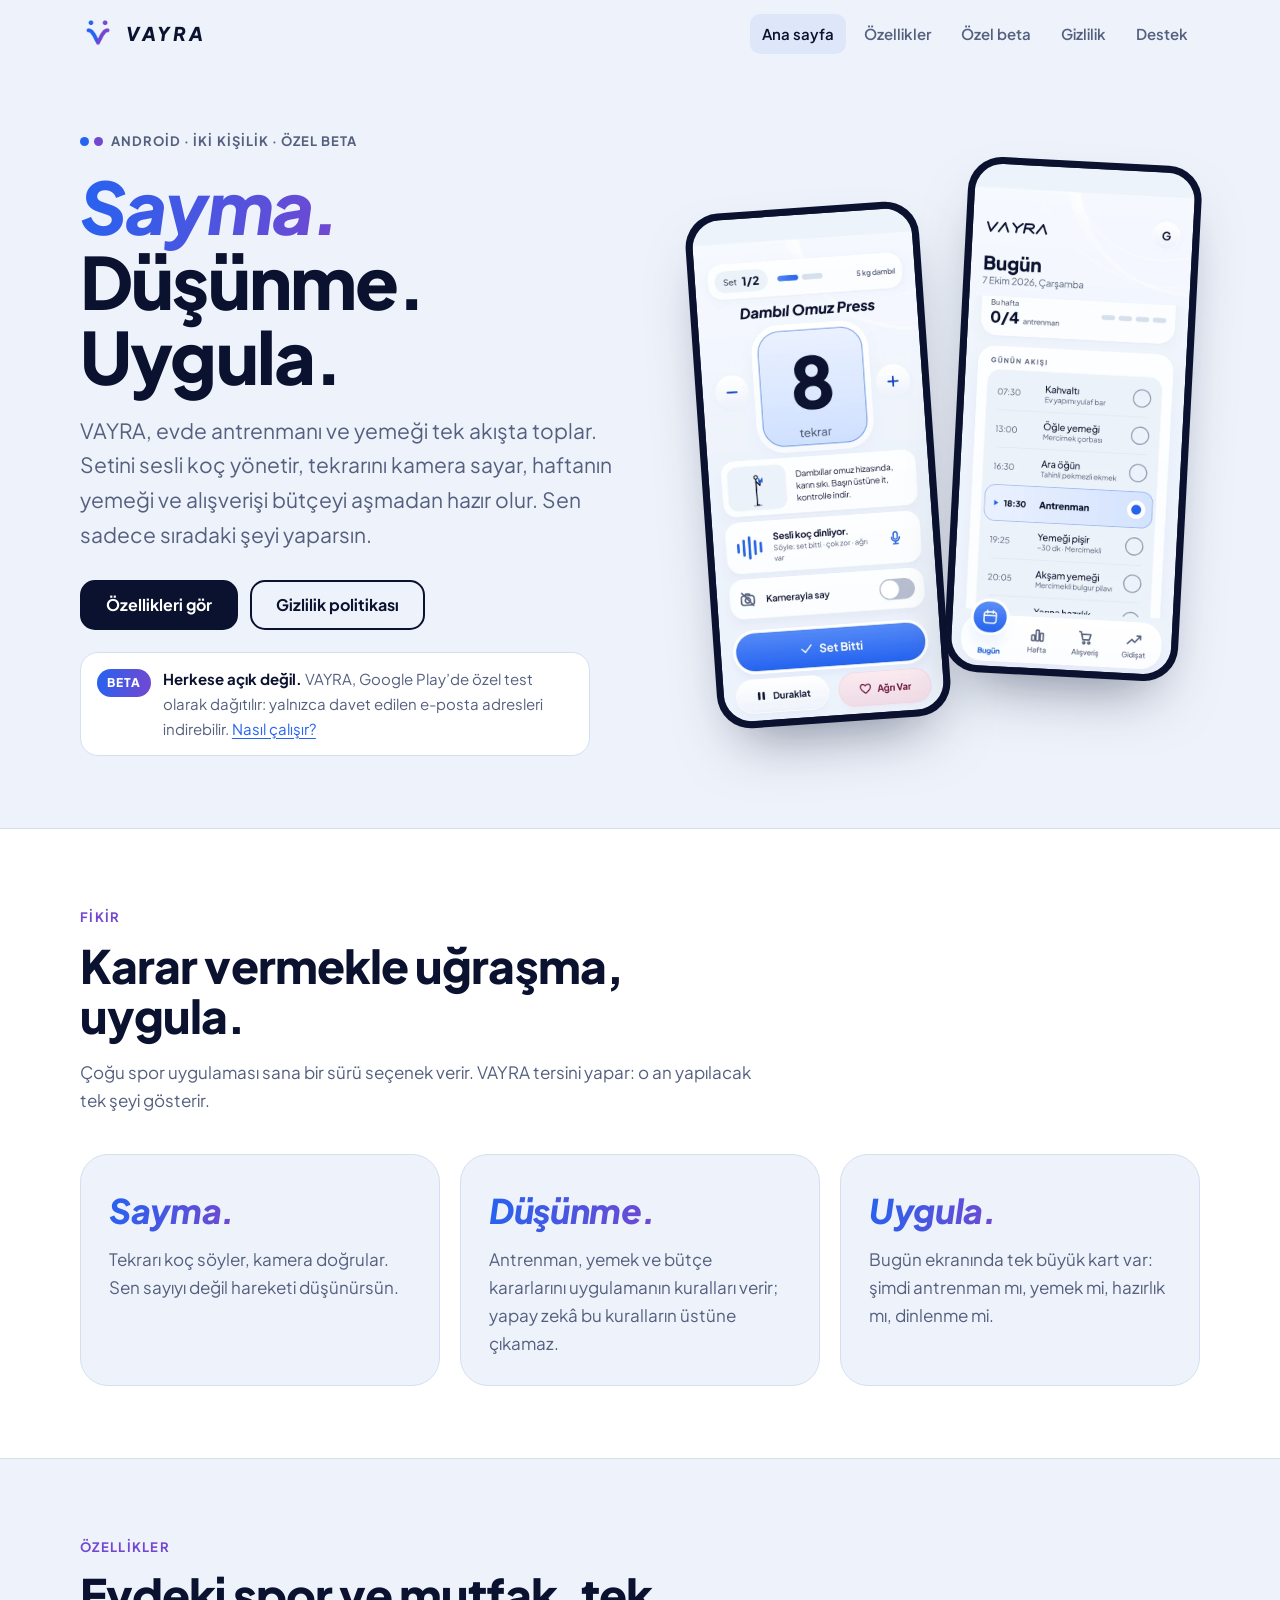
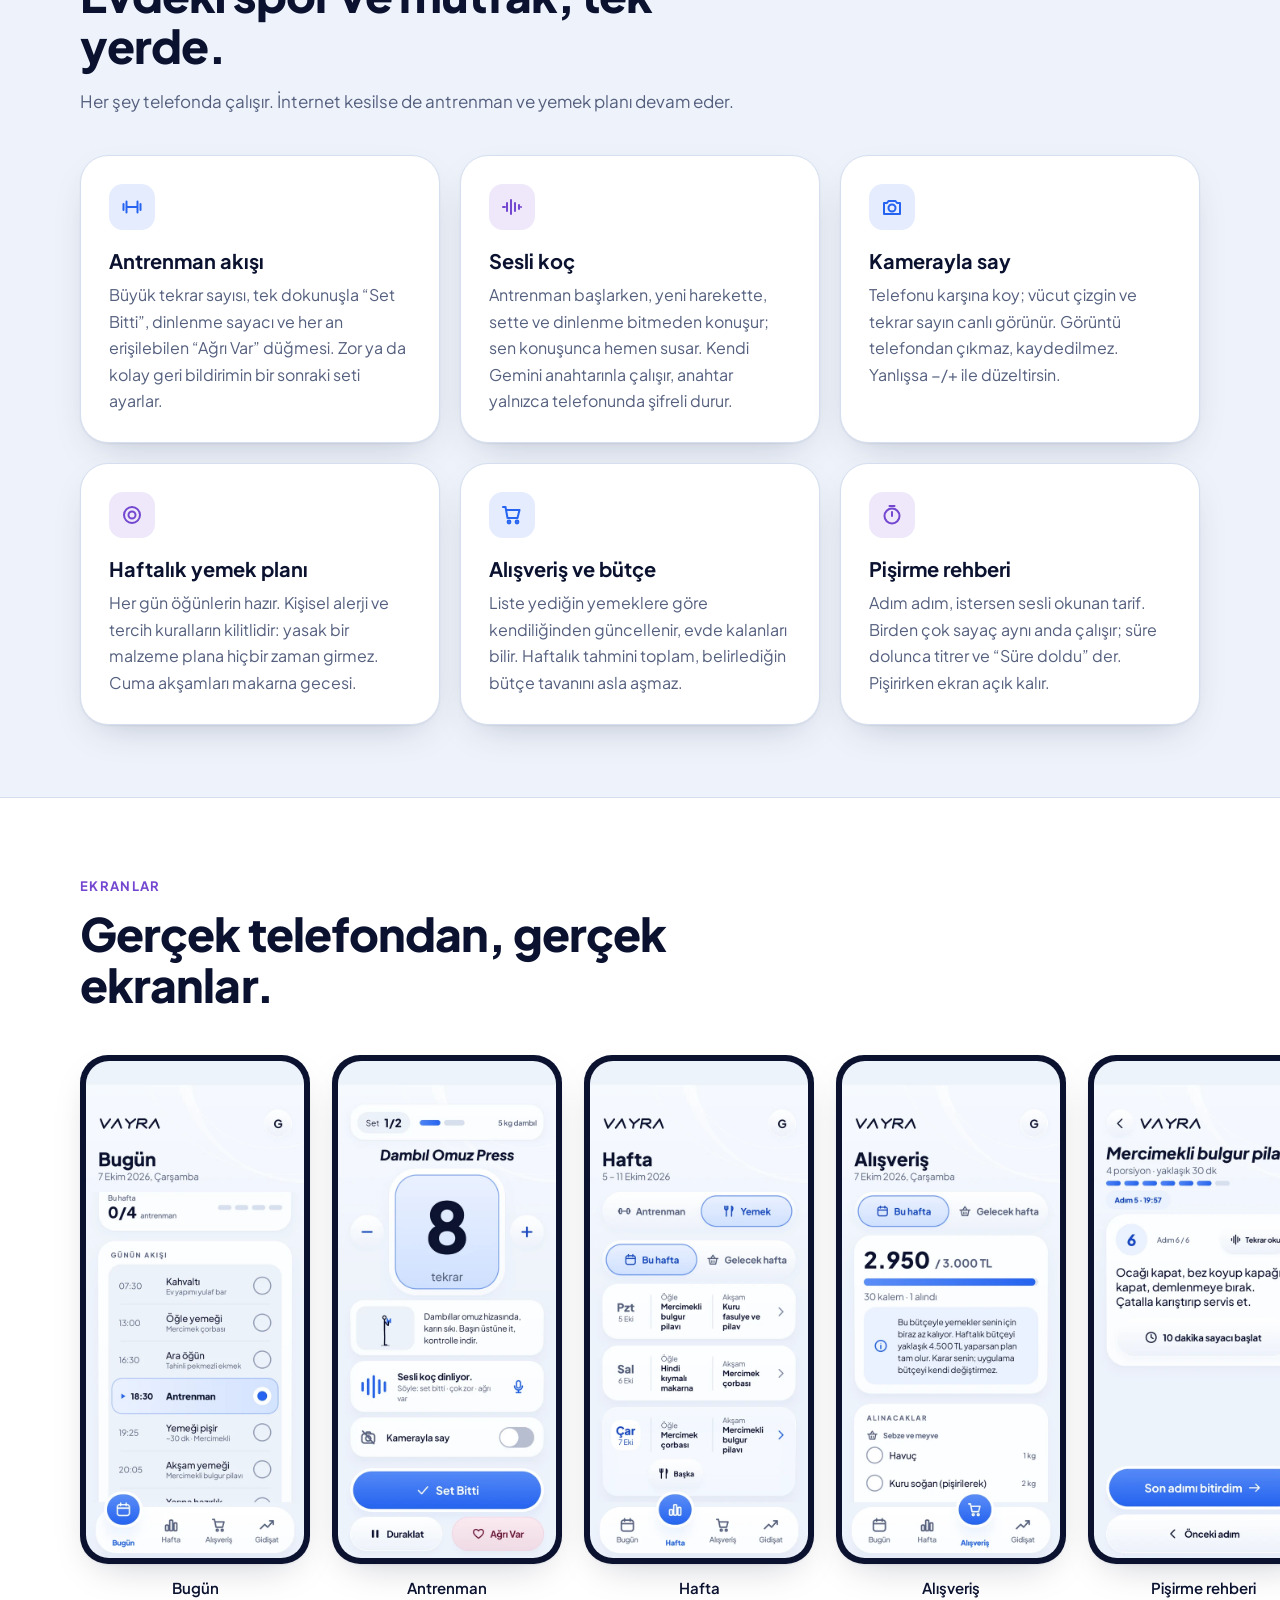
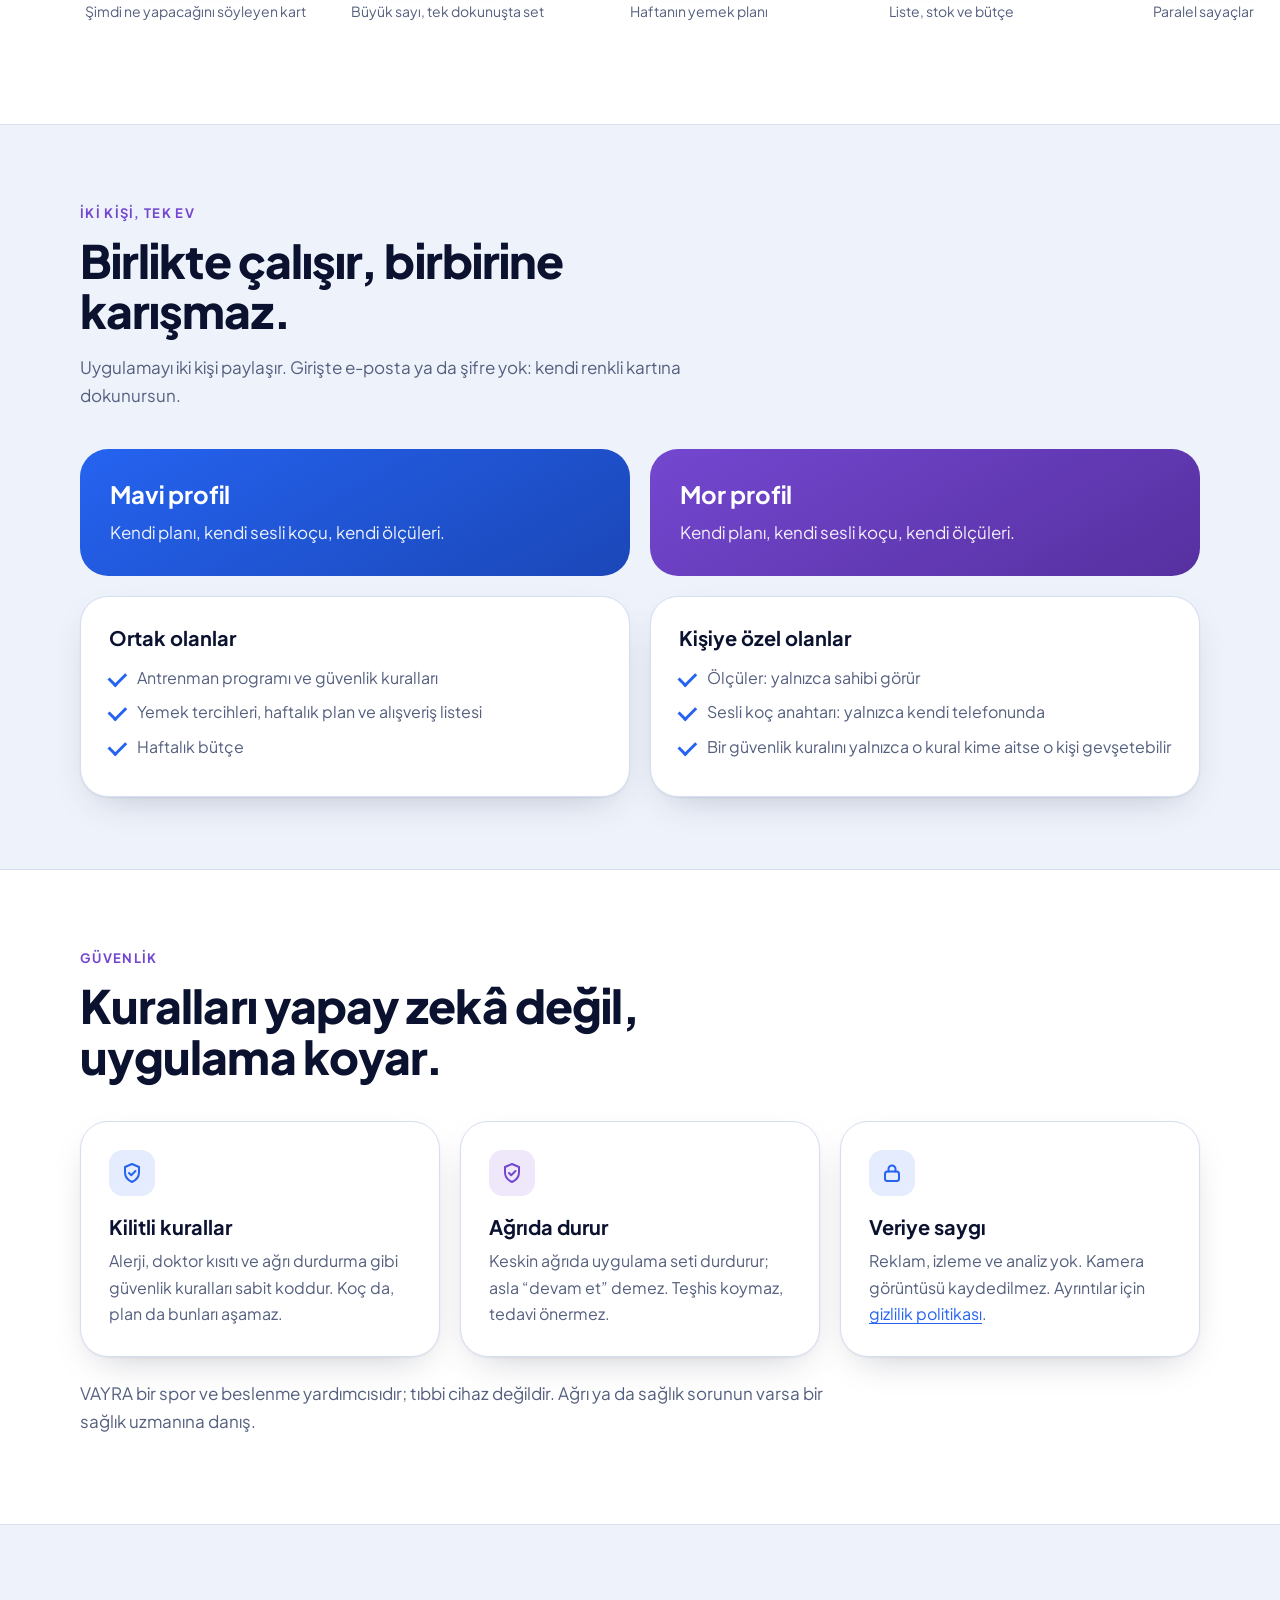
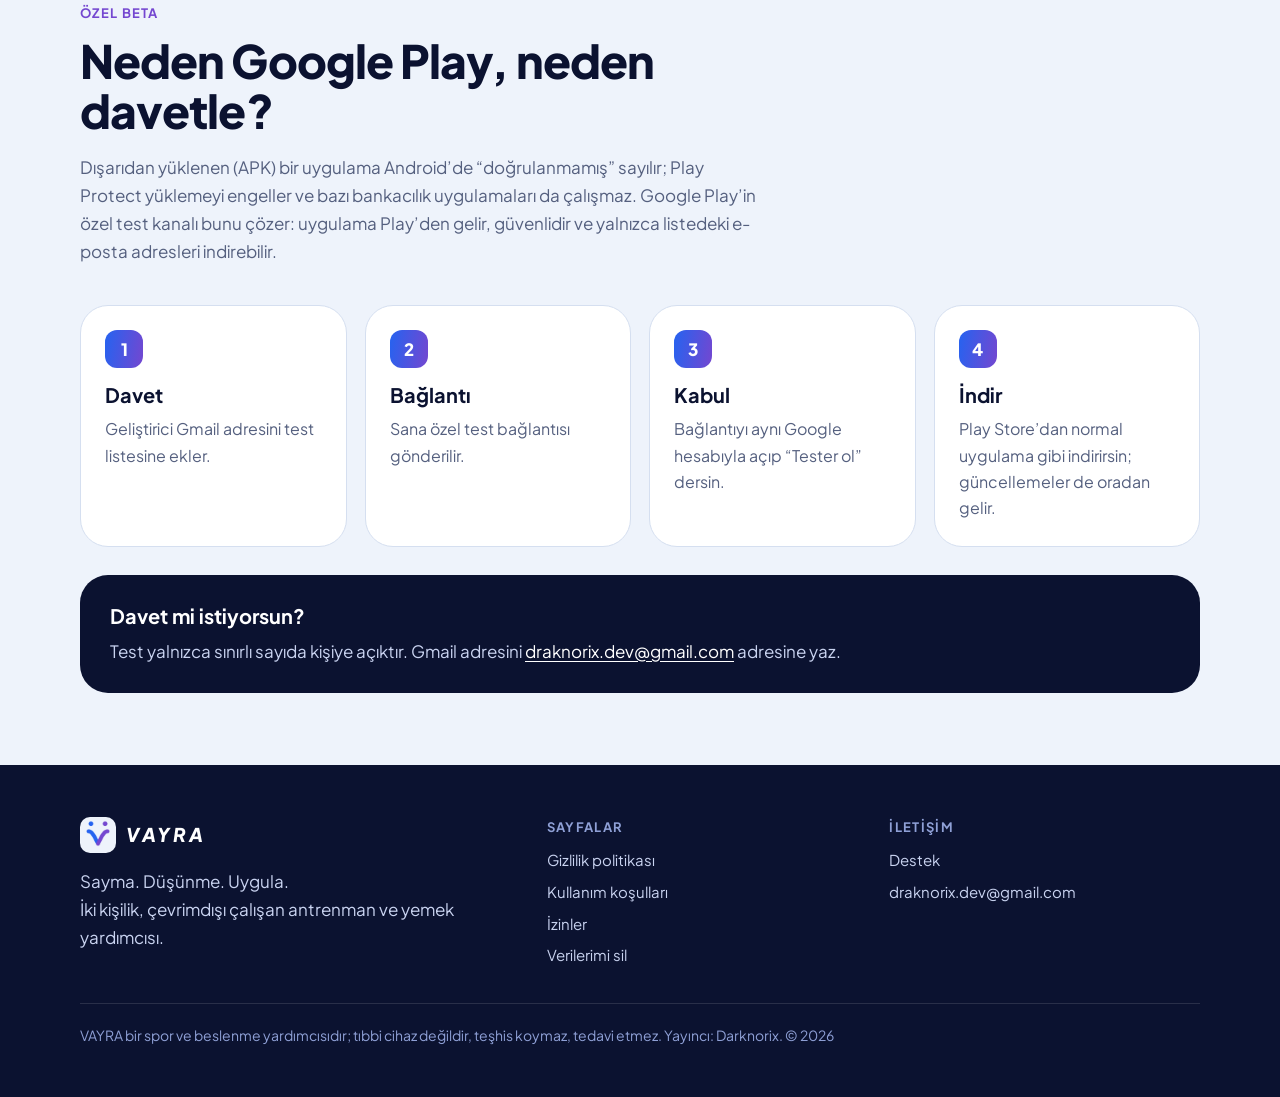
<file: index.html>
<!doctype html>
<html lang="tr">
<head>
<meta charset="utf-8">
<meta name="viewport" content="width=device-width, initial-scale=1">
<title>VAYRA — Sayma. Düşünme. Uygula.</title>
<meta name="description" content="VAYRA: sesli koç, kamerayla tekrar sayma, haftalık yemek planı ve bütçeli alışveriş listesi. İki kişilik, çevrimdışı çalışan Android antrenman uygulaması. Özel beta.">
<meta name="theme-color" content="#EEF3FB">

<link rel="canonical" href="https://draknorixdev.github.io/VAYRA-WebSitesi/">
<link rel="icon" type="image/png" href="favicon.png">
<link rel="apple-touch-icon" href="apple-touch-icon.png">
<link rel="manifest" href="site.webmanifest">
<meta property="og:type" content="website">
<meta property="og:locale" content="tr_TR">
<meta property="og:site_name" content="VAYRA">
<meta property="og:title" content="VAYRA — Sayma. Düşünme. Uygula.">
<meta property="og:description" content="VAYRA: sesli koç, kamerayla tekrar sayma, haftalık yemek planı ve bütçeli alışveriş listesi. İki kişilik, çevrimdışı çalışan Android antrenman uygulaması. Özel beta.">
<meta property="og:url" content="https://draknorixdev.github.io/VAYRA-WebSitesi/">
<meta property="og:image" content="https://draknorixdev.github.io/VAYRA-WebSitesi/assets/meta/og-vayra.png">
<meta name="twitter:card" content="summary_large_image">
<link rel="preload" href="assets/fonts/plus_jakarta_sans.ttf" as="font" type="font/ttf" crossorigin>
<link rel="stylesheet" href="css/site.css">
</head>
<body>
<a class="skip" href="#icerik">İçeriğe geç</a>
<header class="site-header" data-header>
  <div class="wrap bar">
    <a class="brand" href="./" aria-label="VAYRA ana sayfa"><img src="assets/brand/app-icon.png" width="36" height="36" alt=""><span class="wordmark">VAYRA</span></a>
    <button class="menu-btn" type="button" data-menu-button aria-expanded="false" aria-controls="nav" aria-label="Menüyü aç"><span></span></button>
    <nav class="nav" id="nav" data-nav aria-label="Ana menü"><a href="./" aria-current="page">Ana sayfa</a><a href="./#ozellikler">Özellikler</a><a href="./#beta">Özel beta</a><a href="gizlilik/">Gizlilik</a><a href="destek/">Destek</a></nav>
  </div>
</header>
<main id="icerik">

<section class="hero">
  <div class="wrap hero-grid">
    <div>
      <span class="eyebrow"><i></i>Android · İki kişilik · Özel beta</span>
      <h1><em>Sayma.</em> Düşünme. Uygula.</h1>
      <p class="lead">VAYRA, evde antrenmanı ve yemeği tek akışta toplar. Setini sesli koç yönetir, tekrarını kamera sayar, haftanın yemeği ve alışverişi bütçeyi aşmadan hazır olur. Sen sadece sıradaki şeyi yaparsın.</p>
      <div class="btns">
        <a class="btn primary" href="#ozellikler">Özellikleri gör</a>
        <a class="btn ghost" href="gizlilik/">Gizlilik politikası</a>
      </div>
      <div class="beta-note"><span class="pill">BETA</span><p style="margin:0"><b>Herkese açık değil.</b> VAYRA, Google Play’de özel test olarak dağıtılır: yalnızca davet edilen e-posta adresleri indirebilir. <a href="#beta">Nasıl çalışır?</a></p></div>
    </div>
    <div class="phones" aria-hidden="false">
      <div class="phone p1"><img src="assets/screens/02-antrenman.webp" width="540" height="1230" alt="Antrenman ekranı: büyük tekrar sayısı ve Set Bitti düğmesi"></div>
      <div class="phone p2"><img src="assets/screens/01-bugun.webp" width="540" height="1230" alt="Bugün ekranı: şimdi ne yapılacağını söyleyen büyük kart ve günün akışı"></div>
    </div>
  </div>
</section>

<section class="band" id="fikir">
  <div class="wrap">
    <div class="section-head" data-reveal>
      <span class="kicker">Fikir</span>
      <h2>Karar vermekle uğraşma, uygula.</h2>
      <p class="muted">Çoğu spor uygulaması sana bir sürü seçenek verir. VAYRA tersini yapar: o an yapılacak tek şeyi gösterir.</p>
    </div>
    <div class="trio">
      <div class="t" data-reveal><span class="word">Sayma.</span><p>Tekrarı koç söyler, kamera doğrular. Sen sayıyı değil hareketi düşünürsün.</p></div>
      <div class="t" data-reveal><span class="word">Düşünme.</span><p>Antrenman, yemek ve bütçe kararlarını uygulamanın kuralları verir; yapay zekâ bu kuralların üstüne çıkamaz.</p></div>
      <div class="t" data-reveal><span class="word">Uygula.</span><p>Bugün ekranında tek büyük kart var: şimdi antrenman mı, yemek mi, hazırlık mı, dinlenme mi.</p></div>
    </div>
  </div>
</section>

<section id="ozellikler">
  <div class="wrap">
    <div class="section-head" data-reveal>
      <span class="kicker">Özellikler</span>
      <h2>Evdeki spor ve mutfak, tek yerde.</h2>
      <p class="muted">Her şey telefonda çalışır. İnternet kesilse de antrenman ve yemek planı devam eder.</p>
    </div>
    <div class="features">
      <article class="card" data-reveal><div class="ico"><svg viewBox="0 0 24 24" aria-hidden="true"><path d="M6.5 6.5v11M17.5 6.5v11M3.5 9v6M20.5 9v6M6.5 12h11"/></svg></div><h3>Antrenman akışı</h3><p>Büyük tekrar sayısı, tek dokunuşla “Set Bitti”, dinlenme sayacı ve her an erişilebilen “Ağrı Var” düğmesi. Zor ya da kolay geri bildirimin bir sonraki seti ayarlar.</p></article>
      <article class="card" data-reveal><div class="ico v"><svg viewBox="0 0 24 24" aria-hidden="true"><path d="M3 12h2M7 8v8M11 5v14M15 8v8M19 10v4M21 12h0"/></svg></div><h3>Sesli koç</h3><p>Antrenman başlarken, yeni harekette, sette ve dinlenme bitmeden konuşur; sen konuşunca hemen susar. Kendi Gemini anahtarınla çalışır, anahtar yalnızca telefonunda şifreli durur.</p></article>
      <article class="card" data-reveal><div class="ico"><svg viewBox="0 0 24 24" aria-hidden="true"><path d="M4 8h3l1.5-2h7L17 8h3v11H4z"/><circle cx="12" cy="13" r="3.5"/></svg></div><h3>Kamerayla say</h3><p>Telefonu karşına koy; vücut çizgin ve tekrar sayın canlı görünür. Görüntü telefondan çıkmaz, kaydedilmez. Yanlışsa −/+ ile düzeltirsin.</p></article>
      <article class="card" data-reveal><div class="ico v"><svg viewBox="0 0 24 24" aria-hidden="true"><circle cx="12" cy="12" r="8"/><circle cx="12" cy="12" r="3.5"/></svg></div><h3>Haftalık yemek planı</h3><p>Her gün öğünlerin hazır. Kişisel alerji ve tercih kuralların kilitlidir: yasak bir malzeme plana hiçbir zaman girmez. Cuma akşamları makarna gecesi.</p></article>
      <article class="card" data-reveal><div class="ico"><svg viewBox="0 0 24 24" aria-hidden="true"><path d="M3 4h2.5l2 11h10l2-8H7"/><circle cx="9" cy="19" r="1.4"/><circle cx="17" cy="19" r="1.4"/></svg></div><h3>Alışveriş ve bütçe</h3><p>Liste yediğin yemeklere göre kendiliğinden güncellenir, evde kalanları bilir. Haftalık tahmini toplam, belirlediğin bütçe tavanını asla aşmaz.</p></article>
      <article class="card" data-reveal><div class="ico v"><svg viewBox="0 0 24 24" aria-hidden="true"><circle cx="12" cy="13" r="7.5"/><path d="M12 13V9M9.5 3h5"/></svg></div><h3>Pişirme rehberi</h3><p>Adım adım, istersen sesli okunan tarif. Birden çok sayaç aynı anda çalışır; süre dolunca titrer ve “Süre doldu” der. Pişirirken ekran açık kalır.</p></article>
    </div>
  </div>
</section>

<section class="band" id="ekranlar">
  <div class="wrap">
    <div class="section-head" data-reveal>
      <span class="kicker">Ekranlar</span>
      <h2>Gerçek telefondan, gerçek ekranlar.</h2>
    </div>
  </div>
  <div class="shots" tabindex="0" aria-label="Uygulama ekran görüntüleri, yatay kaydırın">
    <figure><div class="phone-shot"><img src="assets/screens/01-bugun.webp" width="540" height="1230" loading="lazy" alt="Bugün: Şimdi ne yapacağını söyleyen kart"></div><figcaption>Bugün<span>Şimdi ne yapacağını söyleyen kart</span></figcaption></figure><figure><div class="phone-shot"><img src="assets/screens/02-antrenman.webp" width="540" height="1230" loading="lazy" alt="Antrenman: Büyük sayı, tek dokunuşta set"></div><figcaption>Antrenman<span>Büyük sayı, tek dokunuşta set</span></figcaption></figure><figure><div class="phone-shot"><img src="assets/screens/03-hafta-yemek.webp" width="540" height="1230" loading="lazy" alt="Hafta: Haftanın yemek planı"></div><figcaption>Hafta<span>Haftanın yemek planı</span></figcaption></figure><figure><div class="phone-shot"><img src="assets/screens/04-alisveris.webp" width="540" height="1230" loading="lazy" alt="Alışveriş: Liste, stok ve bütçe"></div><figcaption>Alışveriş<span>Liste, stok ve bütçe</span></figcaption></figure><figure><div class="phone-shot"><img src="assets/screens/05-pisirme-rehberi.webp" width="540" height="1230" loading="lazy" alt="Pişirme rehberi: Paralel sayaçlar"></div><figcaption>Pişirme rehberi<span>Paralel sayaçlar</span></figcaption></figure><figure><div class="phone-shot"><img src="assets/screens/06-tarif.webp" width="540" height="1230" loading="lazy" alt="Tarif: Malzeme ve adımlar"></div><figcaption>Tarif<span>Malzeme ve adımlar</span></figcaption></figure><figure><div class="phone-shot"><img src="assets/screens/07-gidisat.webp" width="540" height="1230" loading="lazy" alt="Gidişat: İlerlemen bir bakışta"></div><figcaption>Gidişat<span>İlerlemen bir bakışta</span></figcaption></figure>
  </div>
</section>

<section id="iki-kisi">
  <div class="wrap">
    <div class="section-head" data-reveal>
      <span class="kicker">İki kişi, tek ev</span>
      <h2>Birlikte çalışır, birbirine karışmaz.</h2>
      <p class="muted">Uygulamayı iki kişi paylaşır. Girişte e-posta ya da şifre yok: kendi renkli kartına dokunursun.</p>
    </div>
    <div class="duo">
      <div class="who a" data-reveal><h3>Mavi profil</h3><p>Kendi planı, kendi sesli koçu, kendi ölçüleri.</p></div>
      <div class="who b" data-reveal><h3>Mor profil</h3><p>Kendi planı, kendi sesli koçu, kendi ölçüleri.</p></div>
    </div>
    <div class="shared">
      <div class="card" data-reveal><h3>Ortak olanlar</h3><ul class="tick"><li>Antrenman programı ve güvenlik kuralları</li><li>Yemek tercihleri, haftalık plan ve alışveriş listesi</li><li>Haftalık bütçe</li></ul></div>
      <div class="card" data-reveal><h3>Kişiye özel olanlar</h3><ul class="tick"><li>Ölçüler: yalnızca sahibi görür</li><li>Sesli koç anahtarı: yalnızca kendi telefonunda</li><li>Bir güvenlik kuralını yalnızca o kural kime aitse o kişi gevşetebilir</li></ul></div>
    </div>
  </div>
</section>

<section class="band" id="guvenlik">
  <div class="wrap">
    <div class="section-head" data-reveal>
      <span class="kicker">Güvenlik</span>
      <h2>Kuralları yapay zekâ değil, uygulama koyar.</h2>
    </div>
    <div class="features">
      <article class="card" data-reveal><div class="ico"><svg viewBox="0 0 24 24" aria-hidden="true"><path d="M12 3l7 3v5.5c0 4.3-2.9 7.6-7 9.5-4.1-1.9-7-5.2-7-9.5V6z"/><path d="M9 12l2.2 2.2L15.5 10"/></svg></div><h3>Kilitli kurallar</h3><p>Alerji, doktor kısıtı ve ağrı durdurma gibi güvenlik kuralları sabit koddur. Koç da, plan da bunları aşamaz.</p></article>
      <article class="card" data-reveal><div class="ico v"><svg viewBox="0 0 24 24" aria-hidden="true"><path d="M12 3l7 3v5.5c0 4.3-2.9 7.6-7 9.5-4.1-1.9-7-5.2-7-9.5V6z"/><path d="M9 12l2.2 2.2L15.5 10"/></svg></div><h3>Ağrıda durur</h3><p>Keskin ağrıda uygulama seti durdurur; asla “devam et” demez. Teşhis koymaz, tedavi önermez.</p></article>
      <article class="card" data-reveal><div class="ico"><svg viewBox="0 0 24 24" aria-hidden="true"><rect x="5" y="10.5" width="14" height="9.5" rx="2.5"/><path d="M8.5 10.5V8a3.5 3.5 0 017 0v2.5"/></svg></div><h3>Veriye saygı</h3><p>Reklam, izleme ve analiz yok. Kamera görüntüsü kaydedilmez. Ayrıntılar için <a href="gizlilik/">gizlilik politikası</a>.</p></article>
    </div>
    <p class="muted" style="margin-top:22px;max-width:46em" data-reveal>VAYRA bir spor ve beslenme yardımcısıdır; tıbbi cihaz değildir. Ağrı ya da sağlık sorunun varsa bir sağlık uzmanına danış.</p>
  </div>
</section>

<section id="beta">
  <div class="wrap">
    <div class="section-head" data-reveal>
      <span class="kicker">Özel beta</span>
      <h2>Neden Google Play, neden davetle?</h2>
      <p class="muted">Dışarıdan yüklenen (APK) bir uygulama Android’de “doğrulanmamış” sayılır; Play Protect yüklemeyi engeller ve bazı bankacılık uygulamaları da çalışmaz. Google Play’in özel test kanalı bunu çözer: uygulama Play’den gelir, güvenlidir ve yalnızca listedeki e-posta adresleri indirebilir.</p>
    </div>
    <ol class="steps">
      <li data-reveal><h3>Davet</h3><p>Geliştirici Gmail adresini test listesine ekler.</p></li>
      <li data-reveal><h3>Bağlantı</h3><p>Sana özel test bağlantısı gönderilir.</p></li>
      <li data-reveal><h3>Kabul</h3><p>Bağlantıyı aynı Google hesabıyla açıp “Tester ol” dersin.</p></li>
      <li data-reveal><h3>İndir</h3><p>Play Store’dan normal uygulama gibi indirirsin; güncellemeler de oradan gelir.</p></li>
    </ol>
    <div class="notice" style="margin-top:28px" data-reveal>
      <h3>Davet mi istiyorsun?</h3>
      <p>Test yalnızca sınırlı sayıda kişiye açıktır. Gmail adresini <a href="mailto:draknorix.dev@gmail.com?subject=VAYRA%20test%20daveti">draknorix.dev@gmail.com</a> adresine yaz.</p>
    </div>
  </div>
</section>

</main>
<footer class="site-footer">
  <div class="wrap">
    <div class="foot">
      <div>
        <div class="brand"><img src="assets/brand/app-icon.png" width="36" height="36" alt="" style="border-radius:10px"><span class="wordmark">VAYRA</span></div>
        <p style="margin:14px 0 0;max-width:24em">Sayma. Düşünme. Uygula.<br>İki kişilik, çevrimdışı çalışan antrenman ve yemek yardımcısı.</p>
      </div>
      <div>
        <h4>Sayfalar</h4>
        <ul>
          <li><a href="gizlilik/">Gizlilik politikası</a></li>
          <li><a href="kullanim-kosullari/">Kullanım koşulları</a></li>
          <li><a href="izinler/">İzinler</a></li>
          <li><a href="verilerimi-sil/">Verilerimi sil</a></li>
        </ul>
      </div>
      <div>
        <h4>İletişim</h4>
        <ul>
          <li><a href="destek/">Destek</a></li>
          <li><a href="mailto:draknorix.dev@gmail.com">draknorix.dev@gmail.com</a></li>
        </ul>
      </div>
    </div>
    <p class="small">VAYRA bir spor ve beslenme yardımcısıdır; tıbbi cihaz değildir, teşhis koymaz, tedavi etmez. Yayıncı: Darknorix. © 2026</p>
  </div>
</footer>
<script src="js/site.js" defer></script>
</body>
</html>
</file>
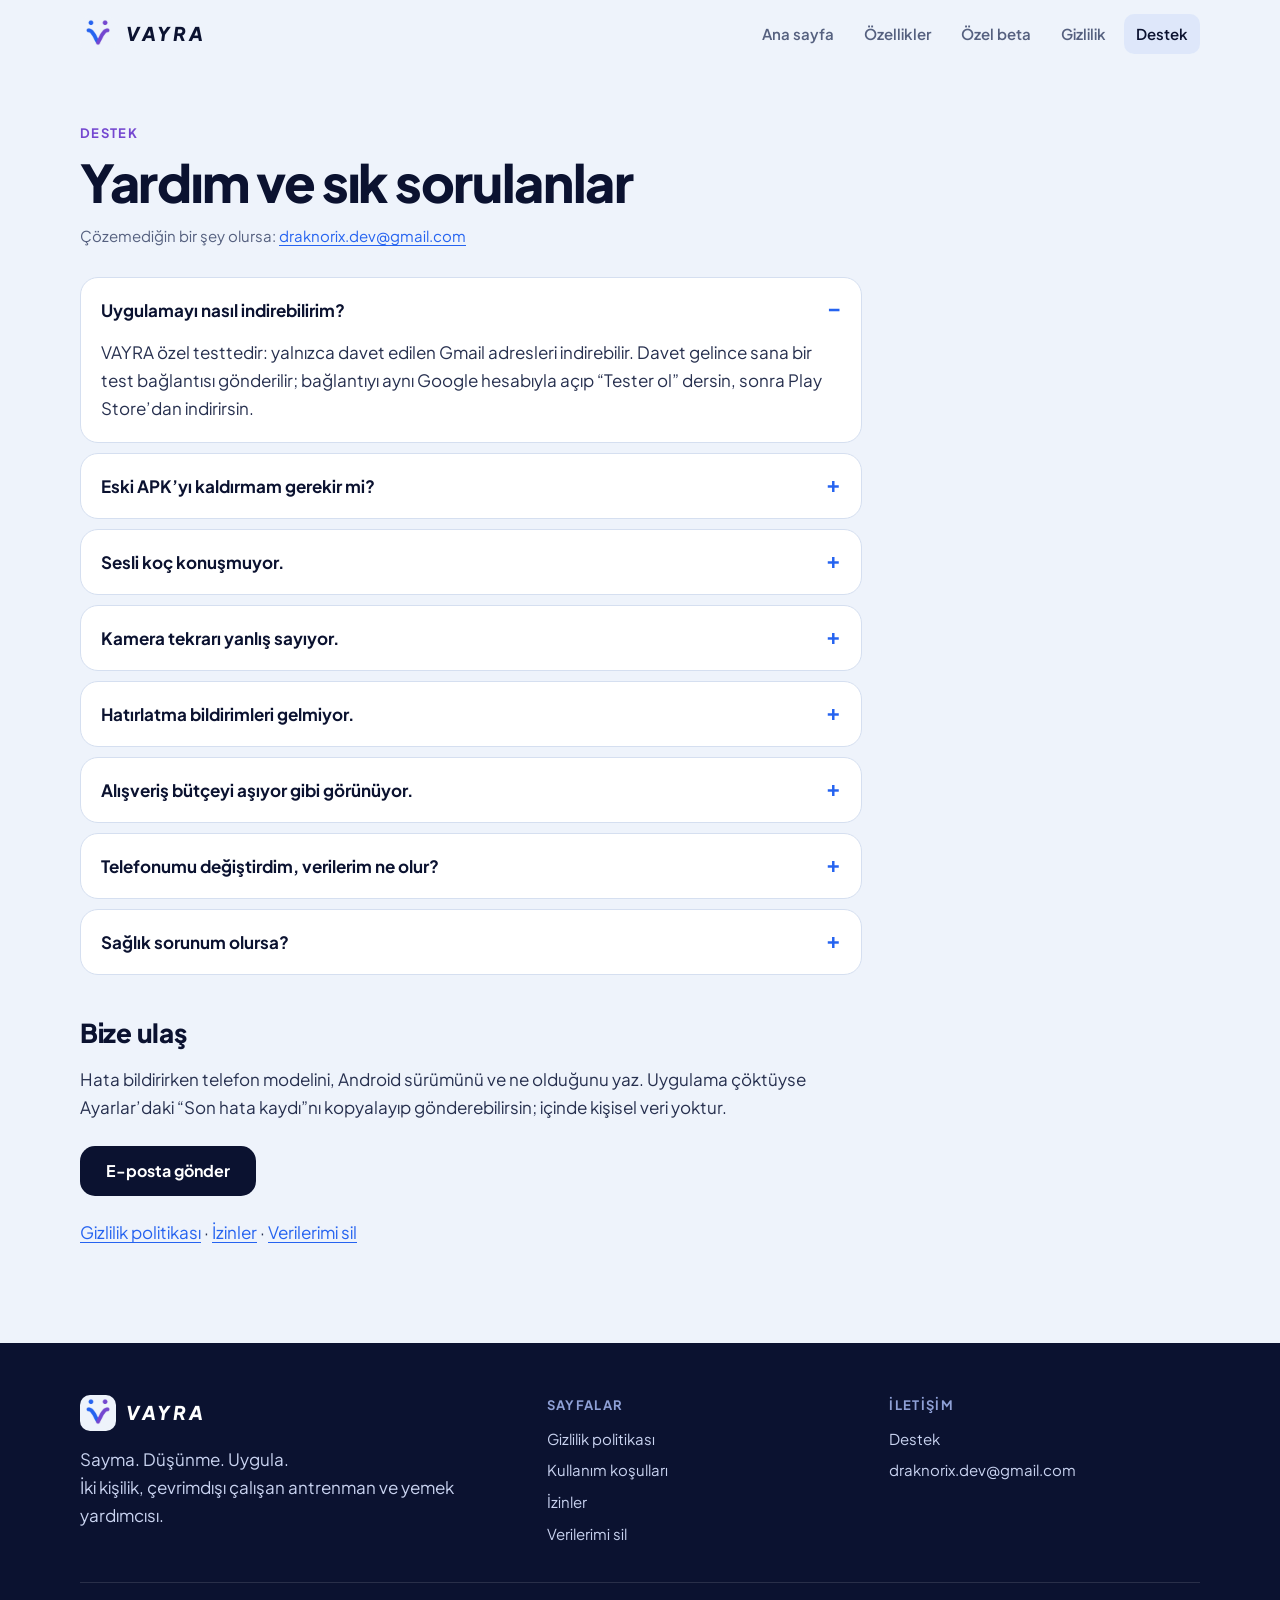
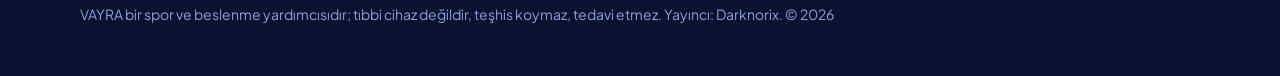
<file: destek/index.html>
<!doctype html>
<html lang="tr">
<head>
<meta charset="utf-8">
<meta name="viewport" content="width=device-width, initial-scale=1">
<title>Destek — VAYRA</title>
<meta name="description" content="VAYRA için yardım: indirme, sesli koç, kamera, bildirimler ve iletişim.">
<meta name="theme-color" content="#EEF3FB">

<link rel="canonical" href="https://draknorixdev.github.io/VAYRA-WebSitesi/destek/">
<link rel="icon" type="image/png" href="../favicon.png">
<link rel="apple-touch-icon" href="../apple-touch-icon.png">
<link rel="manifest" href="../site.webmanifest">
<meta property="og:type" content="website">
<meta property="og:locale" content="tr_TR">
<meta property="og:site_name" content="VAYRA">
<meta property="og:title" content="Destek — VAYRA">
<meta property="og:description" content="VAYRA için yardım: indirme, sesli koç, kamera, bildirimler ve iletişim.">
<meta property="og:url" content="https://draknorixdev.github.io/VAYRA-WebSitesi/destek/">
<meta property="og:image" content="https://draknorixdev.github.io/VAYRA-WebSitesi/assets/meta/og-vayra.png">
<meta name="twitter:card" content="summary_large_image">
<link rel="preload" href="../assets/fonts/plus_jakarta_sans.ttf" as="font" type="font/ttf" crossorigin>
<link rel="stylesheet" href="../css/site.css">
</head>
<body>
<a class="skip" href="#icerik">İçeriğe geç</a>
<header class="site-header" data-header>
  <div class="wrap bar">
    <a class="brand" href="../" aria-label="VAYRA ana sayfa"><img src="../assets/brand/app-icon.png" width="36" height="36" alt=""><span class="wordmark">VAYRA</span></a>
    <button class="menu-btn" type="button" data-menu-button aria-expanded="false" aria-controls="nav" aria-label="Menüyü aç"><span></span></button>
    <nav class="nav" id="nav" data-nav aria-label="Ana menü"><a href="../">Ana sayfa</a><a href="../#ozellikler">Özellikler</a><a href="../#beta">Özel beta</a><a href="../gizlilik/">Gizlilik</a><a href="../destek/" aria-current="page">Destek</a></nav>
  </div>
</header>
<main id="icerik">

<div class="doc"><div class="wrap">
  <div class="doc-head"><span class="kicker">Destek</span><h1>Yardım ve sık sorulanlar</h1>
  <p class="doc-meta">Çözemediğin bir şey olursa: <a href="mailto:draknorix.dev@gmail.com">draknorix.dev@gmail.com</a></p></div>
  <div class="prose">
    <details open><summary>Uygulamayı nasıl indirebilirim?</summary><p>VAYRA özel testtedir: yalnızca davet edilen Gmail adresleri indirebilir. Davet gelince sana bir test bağlantısı gönderilir; bağlantıyı aynı Google hesabıyla açıp “Tester ol” dersin, sonra Play Store’dan indirirsin.</p></details>
    <details><summary>Eski APK’yı kaldırmam gerekir mi?</summary><p>Evet. Daha önce APK olarak yüklediysen, Play sürümü farklı imzalı olduğu için önce eskisini kaldırman gerekir. Bu telefondaki yerel kayıtları ve Gemini anahtarını siler; Play sürümünde anahtarı yeniden girersin.</p></details>
    <details><summary>Sesli koç konuşmuyor.</summary><p>Ayarlar → Sesli koç bölümünde anahtarının girili olduğunu ve “Test et” butonunun çalıştığını kontrol et. Mikrofon izninin açık ve internetin bağlı olduğundan emin ol. Koç susarsa antrenman butonlarla yine sürer.</p></details>
    <details><summary>Kamera tekrarı yanlış sayıyor.</summary><p>Telefonu yaklaşık 2 metre uzağa, ekranda yazan yöne koy ve tüm vücudun görünsün. Sayı yanlışsa sayının yanındaki −/+ ile düzelt. Kamera sayımı şimdilik denemedir; kayda geçmez.</p></details>
    <details><summary>Hatırlatma bildirimleri gelmiyor.</summary><p>Ayarlar → Hatırlatmalar → “Test bildirimi gönder”e bas. Gelmezse telefonun pil ayarlarında VAYRA için “kısıtlama yok” seç; bazı telefonlar arka planı kapatır.</p></details>
    <details><summary>Alışveriş bütçeyi aşıyor gibi görünüyor.</summary><p>Haftalık tahmini toplam, belirlediğin bütçeyi aşmaz. Bütçe yemekleri çok kısıyorsa uygulama bunu söyler ve önerilen tutarı gösterir; karar sana aittir.</p></details>
    <details><summary>Telefonumu değiştirdim, verilerim ne olur?</summary><p>Ortak ev verileri bulutta durur. Yeni telefonda kartına dokunarak devam edersin; bunun için geliştiriciden eşleştirmeyi sıfırlamasını isteyebilirsin. Yerel Gemini anahtarını yeniden girmen gerekir.</p></details>
    <details><summary>Sağlık sorunum olursa?</summary><p>VAYRA tıbbi cihaz değildir. Ağrıda “Ağrı Var”a bas, hareketi bırak ve bir sağlık uzmanına danış.</p></details>
    <h2>Bize ulaş</h2>
    <p>Hata bildirirken telefon modelini, Android sürümünü ve ne olduğunu yaz. Uygulama çöktüyse Ayarlar’daki “Son hata kaydı”nı kopyalayıp gönderebilirsin; içinde kişisel veri yoktur.</p>
    <a class="btn primary mail-btn" href="mailto:draknorix.dev@gmail.com?subject=VAYRA%20destek">E-posta gönder</a>
    <p style="margin-top:22px"><a href="../gizlilik/">Gizlilik politikası</a> · <a href="../izinler/">İzinler</a> · <a href="../verilerimi-sil/">Verilerimi sil</a></p>
  </div>
</div></div>

</main>
<footer class="site-footer">
  <div class="wrap">
    <div class="foot">
      <div>
        <div class="brand"><img src="../assets/brand/app-icon.png" width="36" height="36" alt="" style="border-radius:10px"><span class="wordmark">VAYRA</span></div>
        <p style="margin:14px 0 0;max-width:24em">Sayma. Düşünme. Uygula.<br>İki kişilik, çevrimdışı çalışan antrenman ve yemek yardımcısı.</p>
      </div>
      <div>
        <h4>Sayfalar</h4>
        <ul>
          <li><a href="../gizlilik/">Gizlilik politikası</a></li>
          <li><a href="../kullanim-kosullari/">Kullanım koşulları</a></li>
          <li><a href="../izinler/">İzinler</a></li>
          <li><a href="../verilerimi-sil/">Verilerimi sil</a></li>
        </ul>
      </div>
      <div>
        <h4>İletişim</h4>
        <ul>
          <li><a href="../destek/">Destek</a></li>
          <li><a href="mailto:draknorix.dev@gmail.com">draknorix.dev@gmail.com</a></li>
        </ul>
      </div>
    </div>
    <p class="small">VAYRA bir spor ve beslenme yardımcısıdır; tıbbi cihaz değildir, teşhis koymaz, tedavi etmez. Yayıncı: Darknorix. © 2026</p>
  </div>
</footer>
<script src="../js/site.js" defer></script>
</body>
</html>
</file>
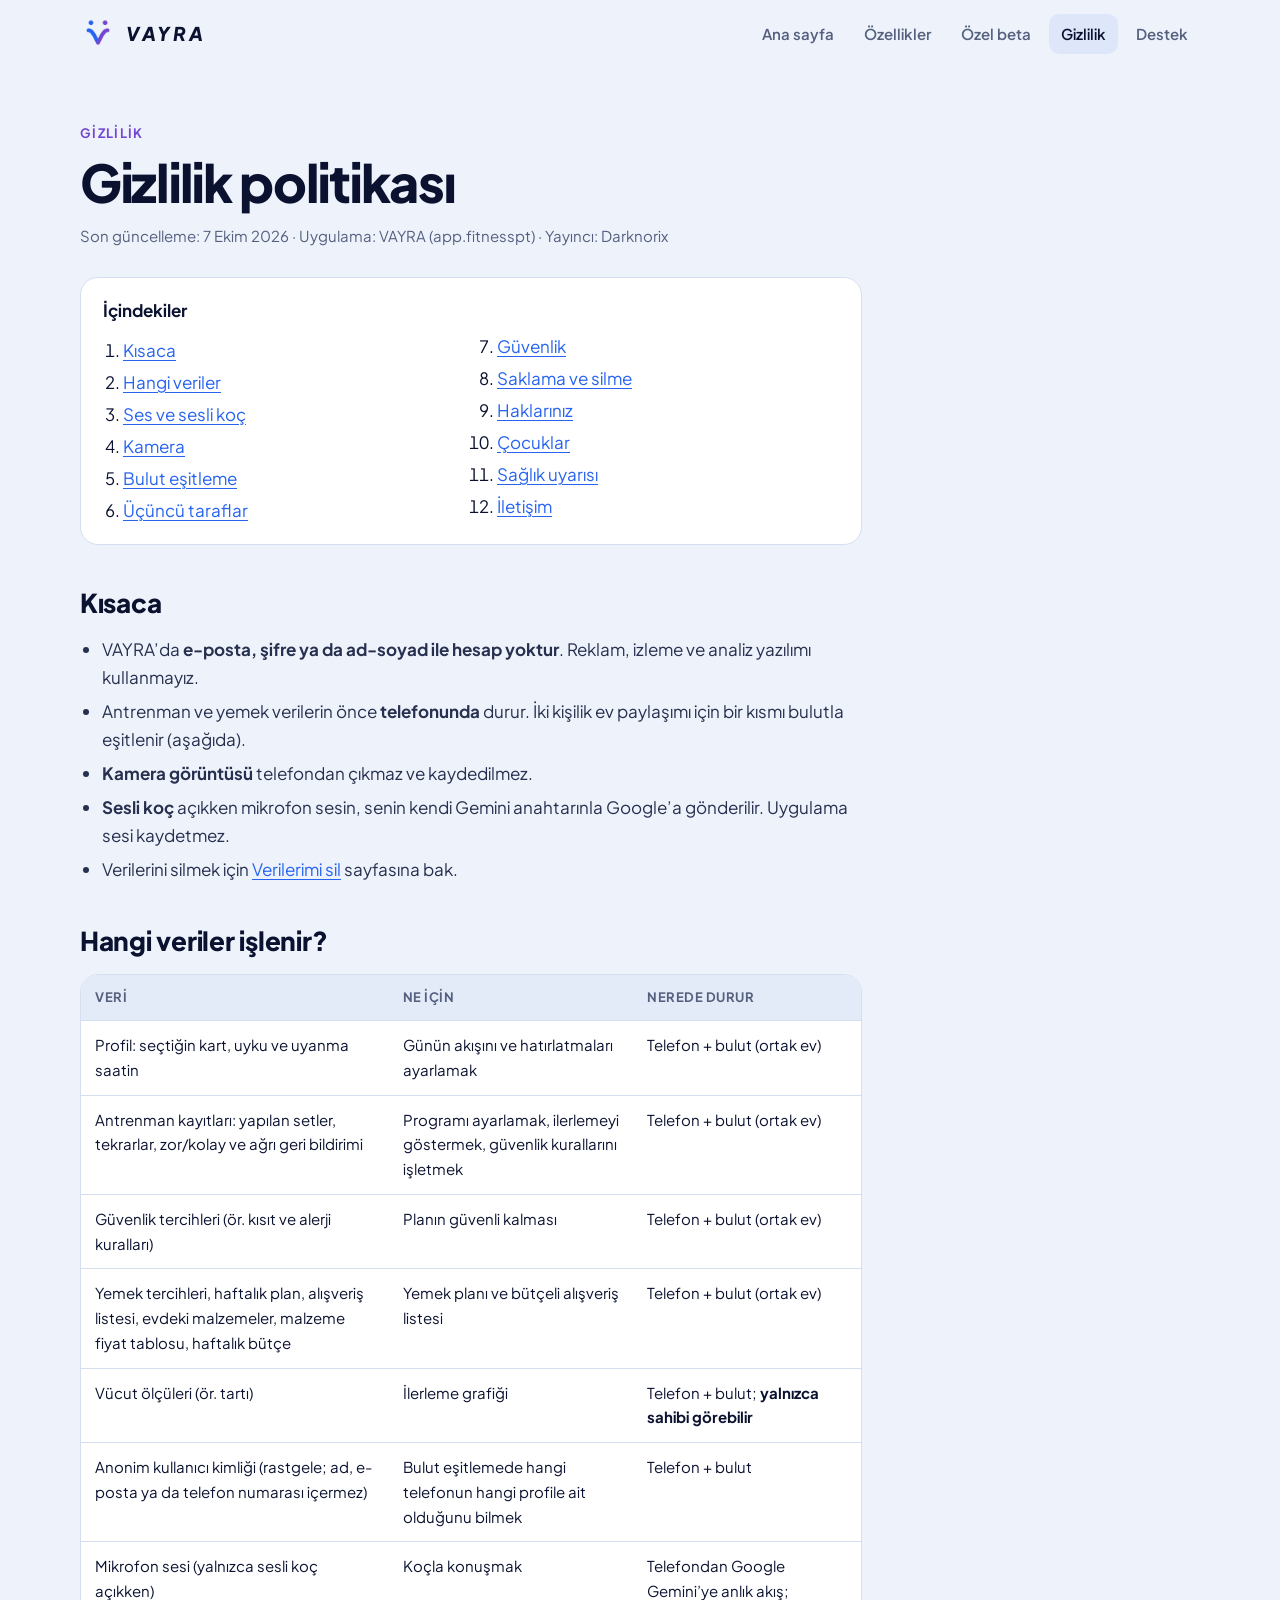
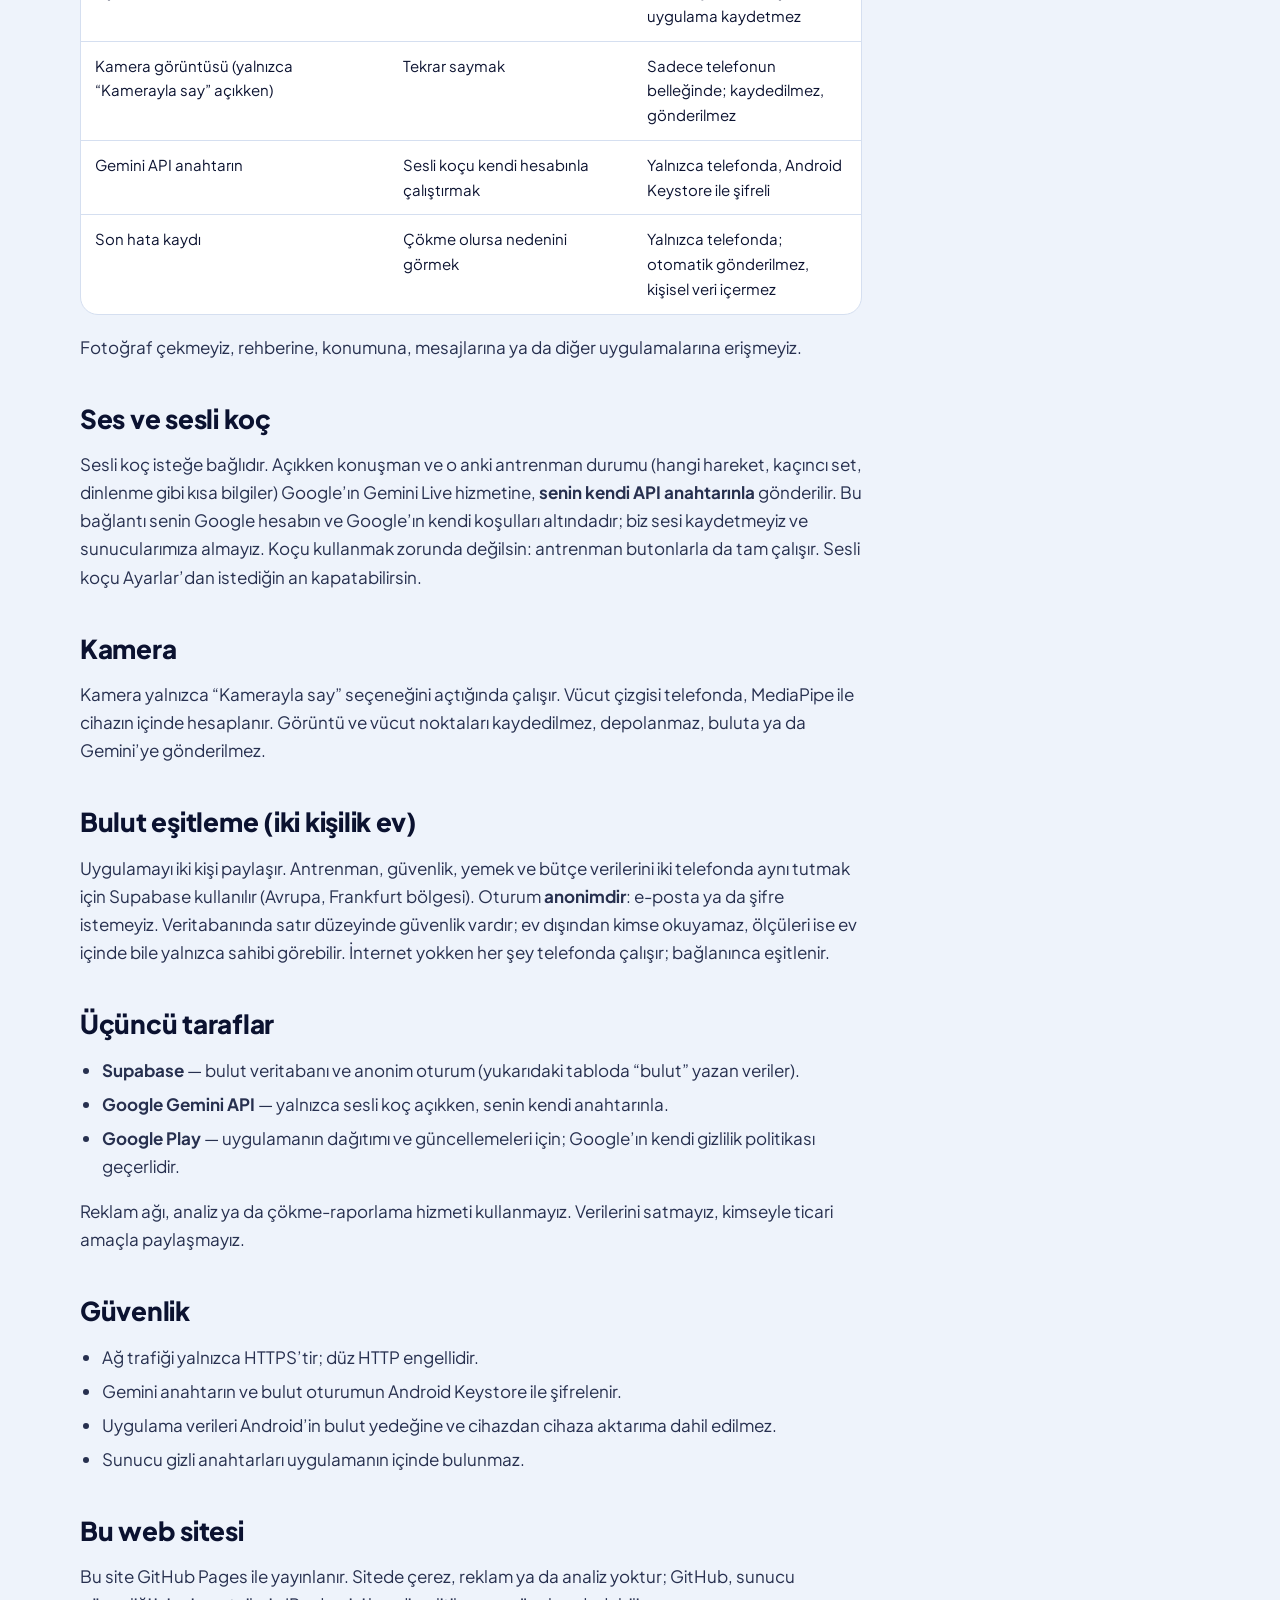
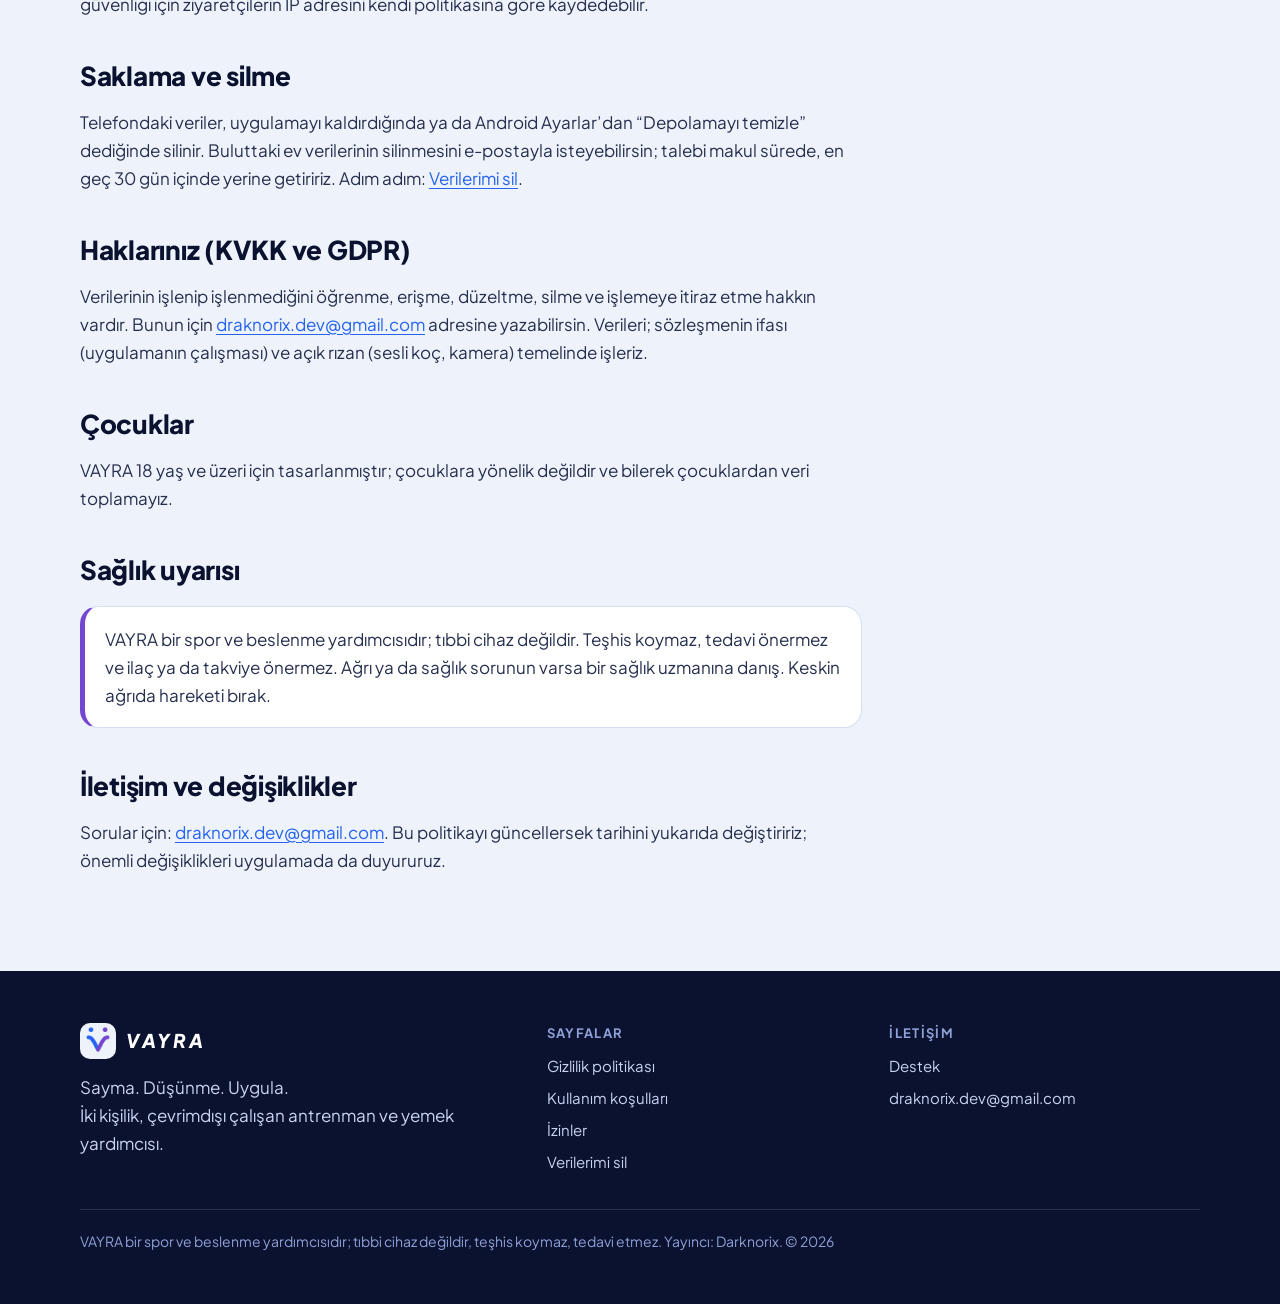
<file: gizlilik/index.html>
<!doctype html>
<html lang="tr">
<head>
<meta charset="utf-8">
<meta name="viewport" content="width=device-width, initial-scale=1">
<title>Gizlilik politikası — VAYRA</title>
<meta name="description" content="VAYRA hangi verileri işler, nerede saklar ve nasıl silebilirsin: hesap yok, reklam yok, kamera görüntüsü kaydedilmez.">
<meta name="theme-color" content="#EEF3FB">

<link rel="canonical" href="https://draknorixdev.github.io/VAYRA-WebSitesi/gizlilik/">
<link rel="icon" type="image/png" href="../favicon.png">
<link rel="apple-touch-icon" href="../apple-touch-icon.png">
<link rel="manifest" href="../site.webmanifest">
<meta property="og:type" content="website">
<meta property="og:locale" content="tr_TR">
<meta property="og:site_name" content="VAYRA">
<meta property="og:title" content="Gizlilik politikası — VAYRA">
<meta property="og:description" content="VAYRA hangi verileri işler, nerede saklar ve nasıl silebilirsin: hesap yok, reklam yok, kamera görüntüsü kaydedilmez.">
<meta property="og:url" content="https://draknorixdev.github.io/VAYRA-WebSitesi/gizlilik/">
<meta property="og:image" content="https://draknorixdev.github.io/VAYRA-WebSitesi/assets/meta/og-vayra.png">
<meta name="twitter:card" content="summary_large_image">
<link rel="preload" href="../assets/fonts/plus_jakarta_sans.ttf" as="font" type="font/ttf" crossorigin>
<link rel="stylesheet" href="../css/site.css">
</head>
<body>
<a class="skip" href="#icerik">İçeriğe geç</a>
<header class="site-header" data-header>
  <div class="wrap bar">
    <a class="brand" href="../" aria-label="VAYRA ana sayfa"><img src="../assets/brand/app-icon.png" width="36" height="36" alt=""><span class="wordmark">VAYRA</span></a>
    <button class="menu-btn" type="button" data-menu-button aria-expanded="false" aria-controls="nav" aria-label="Menüyü aç"><span></span></button>
    <nav class="nav" id="nav" data-nav aria-label="Ana menü"><a href="../">Ana sayfa</a><a href="../#ozellikler">Özellikler</a><a href="../#beta">Özel beta</a><a href="../gizlilik/" aria-current="page">Gizlilik</a><a href="../destek/">Destek</a></nav>
  </div>
</header>
<main id="icerik">

<div class="doc"><div class="wrap">
  <div class="doc-head">
    <span class="kicker">Gizlilik</span>
    <h1>Gizlilik politikası</h1>
    <p class="doc-meta">Son güncelleme: 7 Ekim 2026 · Uygulama: VAYRA (app.fitnesspt) · Yayıncı: Darknorix</p>
  </div>
  <nav class="toc" aria-label="İçindekiler"><strong>İçindekiler</strong><ol>
    <li><a href="#ozet">Kısaca</a></li><li><a href="#veriler">Hangi veriler</a></li><li><a href="#ses">Ses ve sesli koç</a></li><li><a href="#kamera">Kamera</a></li>
    <li><a href="#bulut">Bulut eşitleme</a></li><li><a href="#ucuncu">Üçüncü taraflar</a></li><li><a href="#guvenlik">Güvenlik</a></li><li><a href="#saklama">Saklama ve silme</a></li>
    <li><a href="#haklar">Haklarınız</a></li><li><a href="#cocuk">Çocuklar</a></li><li><a href="#saglik">Sağlık uyarısı</a></li><li><a href="#iletisim">İletişim</a></li></ol></nav>
  <div class="prose">
    <h2 id="ozet">Kısaca</h2>
    <ul>
      <li>VAYRA’da <strong>e-posta, şifre ya da ad-soyad ile hesap yoktur</strong>. Reklam, izleme ve analiz yazılımı kullanmayız.</li>
      <li>Antrenman ve yemek verilerin önce <strong>telefonunda</strong> durur. İki kişilik ev paylaşımı için bir kısmı bulutla eşitlenir (aşağıda).</li>
      <li><strong>Kamera görüntüsü</strong> telefondan çıkmaz ve kaydedilmez.</li>
      <li><strong>Sesli koç</strong> açıkken mikrofon sesin, senin kendi Gemini anahtarınla Google’a gönderilir. Uygulama sesi kaydetmez.</li>
      <li>Verilerini silmek için <a href="../verilerimi-sil/">Verilerimi sil</a> sayfasına bak.</li>
    </ul>

    <h2 id="veriler">Hangi veriler işlenir?</h2>
    <div class="table-wrap"><table>
      <thead><tr><th>Veri</th><th>Ne için</th><th>Nerede durur</th></tr></thead>
      <tbody>
        <tr><td>Profil: seçtiğin kart, uyku ve uyanma saatin</td><td>Günün akışını ve hatırlatmaları ayarlamak</td><td>Telefon + bulut (ortak ev)</td></tr>
        <tr><td>Antrenman kayıtları: yapılan setler, tekrarlar, zor/kolay ve ağrı geri bildirimi</td><td>Programı ayarlamak, ilerlemeyi göstermek, güvenlik kurallarını işletmek</td><td>Telefon + bulut (ortak ev)</td></tr>
        <tr><td>Güvenlik tercihleri (ör. kısıt ve alerji kuralları)</td><td>Planın güvenli kalması</td><td>Telefon + bulut (ortak ev)</td></tr>
        <tr><td>Yemek tercihleri, haftalık plan, alışveriş listesi, evdeki malzemeler, malzeme fiyat tablosu, haftalık bütçe</td><td>Yemek planı ve bütçeli alışveriş listesi</td><td>Telefon + bulut (ortak ev)</td></tr>
        <tr><td>Vücut ölçüleri (ör. tartı)</td><td>İlerleme grafiği</td><td>Telefon + bulut; <strong>yalnızca sahibi görebilir</strong></td></tr>
        <tr><td>Anonim kullanıcı kimliği (rastgele; ad, e-posta ya da telefon numarası içermez)</td><td>Bulut eşitlemede hangi telefonun hangi profile ait olduğunu bilmek</td><td>Telefon + bulut</td></tr>
        <tr><td>Mikrofon sesi (yalnızca sesli koç açıkken)</td><td>Koçla konuşmak</td><td>Telefondan Google Gemini’ye anlık akış; uygulama kaydetmez</td></tr>
        <tr><td>Kamera görüntüsü (yalnızca “Kamerayla say” açıkken)</td><td>Tekrar saymak</td><td>Sadece telefonun belleğinde; kaydedilmez, gönderilmez</td></tr>
        <tr><td>Gemini API anahtarın</td><td>Sesli koçu kendi hesabınla çalıştırmak</td><td>Yalnızca telefonda, Android Keystore ile şifreli</td></tr>
        <tr><td>Son hata kaydı</td><td>Çökme olursa nedenini görmek</td><td>Yalnızca telefonda; otomatik gönderilmez, kişisel veri içermez</td></tr>
      </tbody>
    </table></div>
    <p>Fotoğraf çekmeyiz, rehberine, konumuna, mesajlarına ya da diğer uygulamalarına erişmeyiz.</p>

    <h2 id="ses">Ses ve sesli koç</h2>
    <p>Sesli koç isteğe bağlıdır. Açıkken konuşman ve o anki antrenman durumu (hangi hareket, kaçıncı set, dinlenme gibi kısa bilgiler) Google’ın Gemini Live hizmetine, <strong>senin kendi API anahtarınla</strong> gönderilir. Bu bağlantı senin Google hesabın ve Google’ın kendi koşulları altındadır; biz sesi kaydetmeyiz ve sunucularımıza almayız. Koçu kullanmak zorunda değilsin: antrenman butonlarla da tam çalışır. Sesli koçu Ayarlar’dan istediğin an kapatabilirsin.</p>

    <h2 id="kamera">Kamera</h2>
    <p>Kamera yalnızca “Kamerayla say” seçeneğini açtığında çalışır. Vücut çizgisi telefonda, MediaPipe ile cihazın içinde hesaplanır. Görüntü ve vücut noktaları kaydedilmez, depolanmaz, buluta ya da Gemini’ye gönderilmez.</p>

    <h2 id="bulut">Bulut eşitleme (iki kişilik ev)</h2>
    <p>Uygulamayı iki kişi paylaşır. Antrenman, güvenlik, yemek ve bütçe verilerini iki telefonda aynı tutmak için Supabase kullanılır (Avrupa, Frankfurt bölgesi). Oturum <strong>anonimdir</strong>: e-posta ya da şifre istemeyiz. Veritabanında satır düzeyinde güvenlik vardır; ev dışından kimse okuyamaz, ölçüleri ise ev içinde bile yalnızca sahibi görebilir. İnternet yokken her şey telefonda çalışır; bağlanınca eşitlenir.</p>

    <h2 id="ucuncu">Üçüncü taraflar</h2>
    <ul>
      <li><strong>Supabase</strong> — bulut veritabanı ve anonim oturum (yukarıdaki tabloda “bulut” yazan veriler).</li>
      <li><strong>Google Gemini API</strong> — yalnızca sesli koç açıkken, senin kendi anahtarınla.</li>
      <li><strong>Google Play</strong> — uygulamanın dağıtımı ve güncellemeleri için; Google’ın kendi gizlilik politikası geçerlidir.</li>
    </ul>
    <p>Reklam ağı, analiz ya da çökme-raporlama hizmeti kullanmayız. Verilerini satmayız, kimseyle ticari amaçla paylaşmayız.</p>

    <h2 id="guvenlik">Güvenlik</h2>
    <ul>
      <li>Ağ trafiği yalnızca HTTPS’tir; düz HTTP engellidir.</li>
      <li>Gemini anahtarın ve bulut oturumun Android Keystore ile şifrelenir.</li>
      <li>Uygulama verileri Android’in bulut yedeğine ve cihazdan cihaza aktarıma dahil edilmez.</li>
      <li>Sunucu gizli anahtarları uygulamanın içinde bulunmaz.</li>
    </ul>

    <h2 id="site">Bu web sitesi</h2>
    <p>Bu site GitHub Pages ile yayınlanır. Sitede çerez, reklam ya da analiz yoktur; GitHub, sunucu güvenliği için ziyaretçilerin IP adresini kendi politikasına göre kaydedebilir.</p>

    <h2 id="saklama">Saklama ve silme</h2>
    <p>Telefondaki veriler, uygulamayı kaldırdığında ya da Android Ayarlar’dan “Depolamayı temizle” dediğinde silinir. Buluttaki ev verilerinin silinmesini e-postayla isteyebilirsin; talebi makul sürede, en geç 30 gün içinde yerine getiririz. Adım adım: <a href="../verilerimi-sil/">Verilerimi sil</a>.</p>

    <h2 id="haklar">Haklarınız (KVKK ve GDPR)</h2>
    <p>Verilerinin işlenip işlenmediğini öğrenme, erişme, düzeltme, silme ve işlemeye itiraz etme hakkın vardır. Bunun için <a href="mailto:draknorix.dev@gmail.com">draknorix.dev@gmail.com</a> adresine yazabilirsin. Verileri; sözleşmenin ifası (uygulamanın çalışması) ve açık rızan (sesli koç, kamera) temelinde işleriz.</p>

    <h2 id="cocuk">Çocuklar</h2>
    <p>VAYRA 18 yaş ve üzeri için tasarlanmıştır; çocuklara yönelik değildir ve bilerek çocuklardan veri toplamayız.</p>

    <h2 id="saglik">Sağlık uyarısı</h2>
    <div class="callout warn"><p>VAYRA bir spor ve beslenme yardımcısıdır; tıbbi cihaz değildir. Teşhis koymaz, tedavi önermez ve ilaç ya da takviye önermez. Ağrı ya da sağlık sorunun varsa bir sağlık uzmanına danış. Keskin ağrıda hareketi bırak.</p></div>

    <h2 id="iletisim">İletişim ve değişiklikler</h2>
    <p>Sorular için: <a href="mailto:draknorix.dev@gmail.com">draknorix.dev@gmail.com</a>. Bu politikayı güncellersek tarihini yukarıda değiştiririz; önemli değişiklikleri uygulamada da duyururuz.</p>
  </div>
</div></div>

</main>
<footer class="site-footer">
  <div class="wrap">
    <div class="foot">
      <div>
        <div class="brand"><img src="../assets/brand/app-icon.png" width="36" height="36" alt="" style="border-radius:10px"><span class="wordmark">VAYRA</span></div>
        <p style="margin:14px 0 0;max-width:24em">Sayma. Düşünme. Uygula.<br>İki kişilik, çevrimdışı çalışan antrenman ve yemek yardımcısı.</p>
      </div>
      <div>
        <h4>Sayfalar</h4>
        <ul>
          <li><a href="../gizlilik/">Gizlilik politikası</a></li>
          <li><a href="../kullanim-kosullari/">Kullanım koşulları</a></li>
          <li><a href="../izinler/">İzinler</a></li>
          <li><a href="../verilerimi-sil/">Verilerimi sil</a></li>
        </ul>
      </div>
      <div>
        <h4>İletişim</h4>
        <ul>
          <li><a href="../destek/">Destek</a></li>
          <li><a href="mailto:draknorix.dev@gmail.com">draknorix.dev@gmail.com</a></li>
        </ul>
      </div>
    </div>
    <p class="small">VAYRA bir spor ve beslenme yardımcısıdır; tıbbi cihaz değildir, teşhis koymaz, tedavi etmez. Yayıncı: Darknorix. © 2026</p>
  </div>
</footer>
<script src="../js/site.js" defer></script>
</body>
</html>
</file>
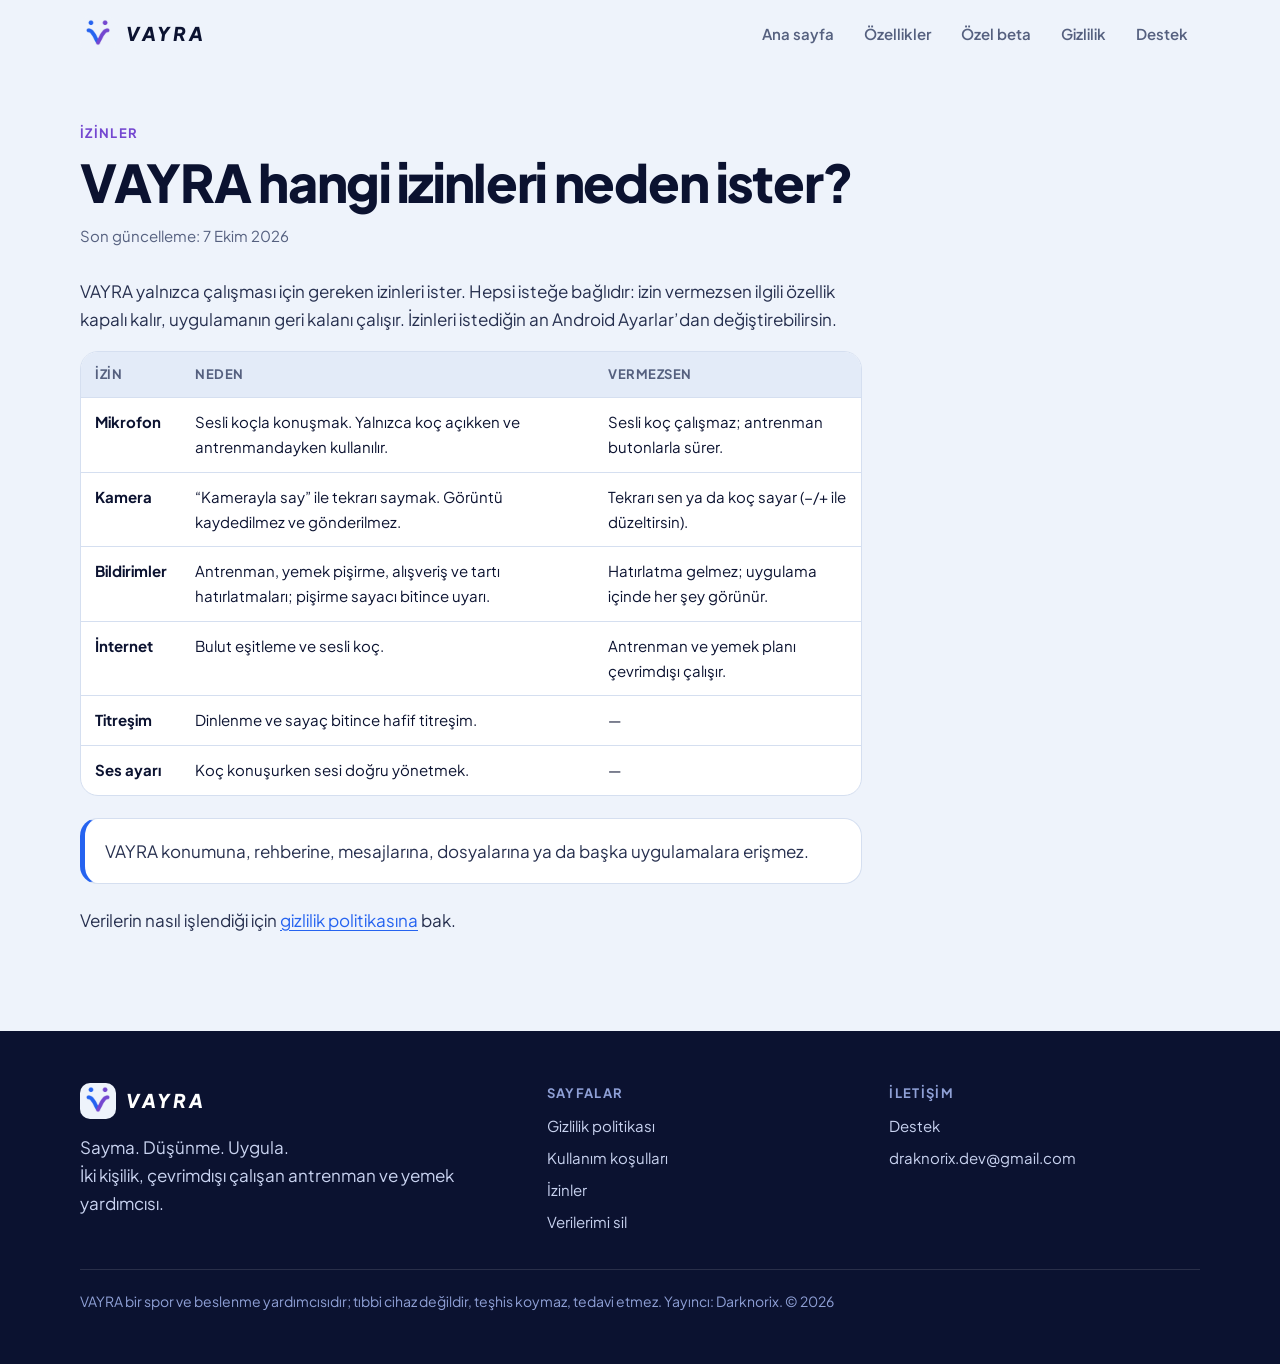
<file: izinler/index.html>
<!doctype html>
<html lang="tr">
<head>
<meta charset="utf-8">
<meta name="viewport" content="width=device-width, initial-scale=1">
<title>İzinler — VAYRA</title>
<meta name="description" content="VAYRA mikrofon, kamera ve bildirim izinlerini neden ister; vermezsen ne olur.">
<meta name="theme-color" content="#EEF3FB">

<link rel="canonical" href="https://draknorixdev.github.io/VAYRA-WebSitesi/izinler/">
<link rel="icon" type="image/png" href="../favicon.png">
<link rel="apple-touch-icon" href="../apple-touch-icon.png">
<link rel="manifest" href="../site.webmanifest">
<meta property="og:type" content="website">
<meta property="og:locale" content="tr_TR">
<meta property="og:site_name" content="VAYRA">
<meta property="og:title" content="İzinler — VAYRA">
<meta property="og:description" content="VAYRA mikrofon, kamera ve bildirim izinlerini neden ister; vermezsen ne olur.">
<meta property="og:url" content="https://draknorixdev.github.io/VAYRA-WebSitesi/izinler/">
<meta property="og:image" content="https://draknorixdev.github.io/VAYRA-WebSitesi/assets/meta/og-vayra.png">
<meta name="twitter:card" content="summary_large_image">
<link rel="preload" href="../assets/fonts/plus_jakarta_sans.ttf" as="font" type="font/ttf" crossorigin>
<link rel="stylesheet" href="../css/site.css">
</head>
<body>
<a class="skip" href="#icerik">İçeriğe geç</a>
<header class="site-header" data-header>
  <div class="wrap bar">
    <a class="brand" href="../" aria-label="VAYRA ana sayfa"><img src="../assets/brand/app-icon.png" width="36" height="36" alt=""><span class="wordmark">VAYRA</span></a>
    <button class="menu-btn" type="button" data-menu-button aria-expanded="false" aria-controls="nav" aria-label="Menüyü aç"><span></span></button>
    <nav class="nav" id="nav" data-nav aria-label="Ana menü"><a href="../">Ana sayfa</a><a href="../#ozellikler">Özellikler</a><a href="../#beta">Özel beta</a><a href="../gizlilik/">Gizlilik</a><a href="../destek/">Destek</a></nav>
  </div>
</header>
<main id="icerik">

<div class="doc"><div class="wrap">
  <div class="doc-head"><span class="kicker">İzinler</span><h1>VAYRA hangi izinleri neden ister?</h1>
  <p class="doc-meta">Son güncelleme: 7 Ekim 2026</p></div>
  <div class="prose">
    <p>VAYRA yalnızca çalışması için gereken izinleri ister. Hepsi isteğe bağlıdır: izin vermezsen ilgili özellik kapalı kalır, uygulamanın geri kalanı çalışır. İzinleri istediğin an Android Ayarlar’dan değiştirebilirsin.</p>
    <div class="table-wrap"><table>
      <thead><tr><th>İzin</th><th>Neden</th><th>Vermezsen</th></tr></thead>
      <tbody>
        <tr><td><strong>Mikrofon</strong></td><td>Sesli koçla konuşmak. Yalnızca koç açıkken ve antrenmandayken kullanılır.</td><td>Sesli koç çalışmaz; antrenman butonlarla sürer.</td></tr>
        <tr><td><strong>Kamera</strong></td><td>“Kamerayla say” ile tekrarı saymak. Görüntü kaydedilmez ve gönderilmez.</td><td>Tekrarı sen ya da koç sayar (−/+ ile düzeltirsin).</td></tr>
        <tr><td><strong>Bildirimler</strong></td><td>Antrenman, yemek pişirme, alışveriş ve tartı hatırlatmaları; pişirme sayacı bitince uyarı.</td><td>Hatırlatma gelmez; uygulama içinde her şey görünür.</td></tr>
        <tr><td><strong>İnternet</strong></td><td>Bulut eşitleme ve sesli koç.</td><td>Antrenman ve yemek planı çevrimdışı çalışır.</td></tr>
        <tr><td><strong>Titreşim</strong></td><td>Dinlenme ve sayaç bitince hafif titreşim.</td><td>—</td></tr>
        <tr><td><strong>Ses ayarı</strong></td><td>Koç konuşurken sesi doğru yönetmek.</td><td>—</td></tr>
      </tbody>
    </table></div>
    <div class="callout"><p>VAYRA konumuna, rehberine, mesajlarına, dosyalarına ya da başka uygulamalara erişmez.</p></div>
    <p>Verilerin nasıl işlendiği için <a href="../gizlilik/">gizlilik politikasına</a> bak.</p>
  </div>
</div></div>

</main>
<footer class="site-footer">
  <div class="wrap">
    <div class="foot">
      <div>
        <div class="brand"><img src="../assets/brand/app-icon.png" width="36" height="36" alt="" style="border-radius:10px"><span class="wordmark">VAYRA</span></div>
        <p style="margin:14px 0 0;max-width:24em">Sayma. Düşünme. Uygula.<br>İki kişilik, çevrimdışı çalışan antrenman ve yemek yardımcısı.</p>
      </div>
      <div>
        <h4>Sayfalar</h4>
        <ul>
          <li><a href="../gizlilik/">Gizlilik politikası</a></li>
          <li><a href="../kullanim-kosullari/">Kullanım koşulları</a></li>
          <li><a href="../izinler/">İzinler</a></li>
          <li><a href="../verilerimi-sil/">Verilerimi sil</a></li>
        </ul>
      </div>
      <div>
        <h4>İletişim</h4>
        <ul>
          <li><a href="../destek/">Destek</a></li>
          <li><a href="mailto:draknorix.dev@gmail.com">draknorix.dev@gmail.com</a></li>
        </ul>
      </div>
    </div>
    <p class="small">VAYRA bir spor ve beslenme yardımcısıdır; tıbbi cihaz değildir, teşhis koymaz, tedavi etmez. Yayıncı: Darknorix. © 2026</p>
  </div>
</footer>
<script src="../js/site.js" defer></script>
</body>
</html>
</file>
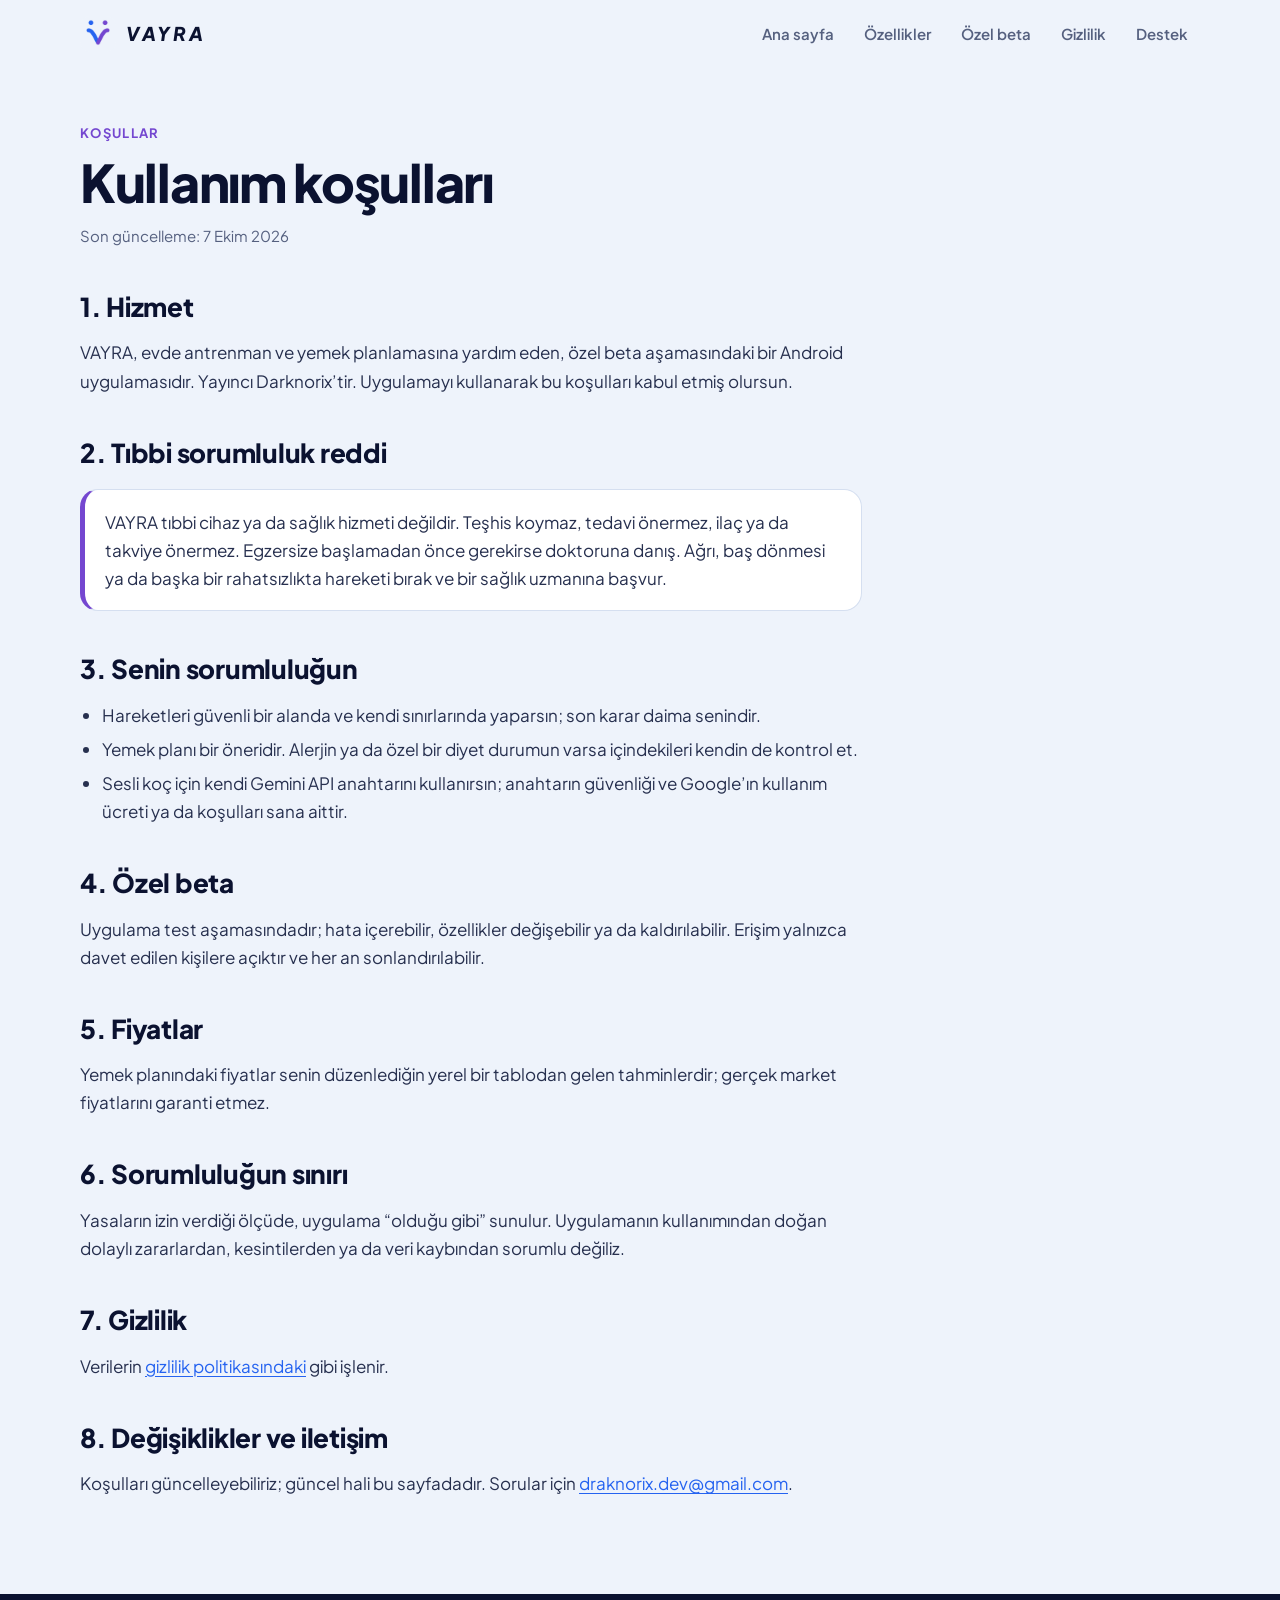
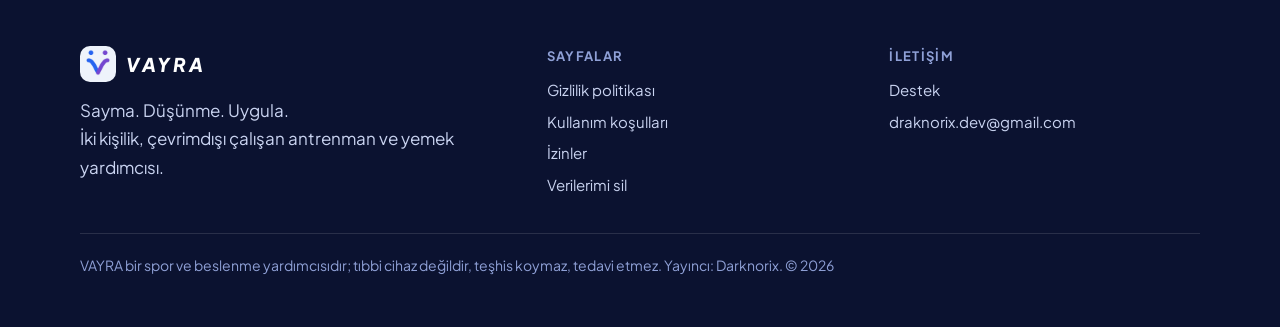
<file: kullanim-kosullari/index.html>
<!doctype html>
<html lang="tr">
<head>
<meta charset="utf-8">
<meta name="viewport" content="width=device-width, initial-scale=1">
<title>Kullanım koşulları — VAYRA</title>
<meta name="description" content="VAYRA kullanım koşulları ve tıbbi sorumluluk reddi.">
<meta name="theme-color" content="#EEF3FB">

<link rel="canonical" href="https://draknorixdev.github.io/VAYRA-WebSitesi/kullanim-kosullari/">
<link rel="icon" type="image/png" href="../favicon.png">
<link rel="apple-touch-icon" href="../apple-touch-icon.png">
<link rel="manifest" href="../site.webmanifest">
<meta property="og:type" content="website">
<meta property="og:locale" content="tr_TR">
<meta property="og:site_name" content="VAYRA">
<meta property="og:title" content="Kullanım koşulları — VAYRA">
<meta property="og:description" content="VAYRA kullanım koşulları ve tıbbi sorumluluk reddi.">
<meta property="og:url" content="https://draknorixdev.github.io/VAYRA-WebSitesi/kullanim-kosullari/">
<meta property="og:image" content="https://draknorixdev.github.io/VAYRA-WebSitesi/assets/meta/og-vayra.png">
<meta name="twitter:card" content="summary_large_image">
<link rel="preload" href="../assets/fonts/plus_jakarta_sans.ttf" as="font" type="font/ttf" crossorigin>
<link rel="stylesheet" href="../css/site.css">
</head>
<body>
<a class="skip" href="#icerik">İçeriğe geç</a>
<header class="site-header" data-header>
  <div class="wrap bar">
    <a class="brand" href="../" aria-label="VAYRA ana sayfa"><img src="../assets/brand/app-icon.png" width="36" height="36" alt=""><span class="wordmark">VAYRA</span></a>
    <button class="menu-btn" type="button" data-menu-button aria-expanded="false" aria-controls="nav" aria-label="Menüyü aç"><span></span></button>
    <nav class="nav" id="nav" data-nav aria-label="Ana menü"><a href="../">Ana sayfa</a><a href="../#ozellikler">Özellikler</a><a href="../#beta">Özel beta</a><a href="../gizlilik/">Gizlilik</a><a href="../destek/">Destek</a></nav>
  </div>
</header>
<main id="icerik">

<div class="doc"><div class="wrap">
  <div class="doc-head"><span class="kicker">Koşullar</span><h1>Kullanım koşulları</h1>
  <p class="doc-meta">Son güncelleme: 7 Ekim 2026</p></div>
  <div class="prose">
    <h2>1. Hizmet</h2>
    <p>VAYRA, evde antrenman ve yemek planlamasına yardım eden, özel beta aşamasındaki bir Android uygulamasıdır. Yayıncı Darknorix’tir. Uygulamayı kullanarak bu koşulları kabul etmiş olursun.</p>
    <h2>2. Tıbbi sorumluluk reddi</h2>
    <div class="callout warn"><p>VAYRA tıbbi cihaz ya da sağlık hizmeti değildir. Teşhis koymaz, tedavi önermez, ilaç ya da takviye önermez. Egzersize başlamadan önce gerekirse doktoruna danış. Ağrı, baş dönmesi ya da başka bir rahatsızlıkta hareketi bırak ve bir sağlık uzmanına başvur.</p></div>
    <h2>3. Senin sorumluluğun</h2>
    <ul>
      <li>Hareketleri güvenli bir alanda ve kendi sınırlarında yaparsın; son karar daima senindir.</li>
      <li>Yemek planı bir öneridir. Alerjin ya da özel bir diyet durumun varsa içindekileri kendin de kontrol et.</li>
      <li>Sesli koç için kendi Gemini API anahtarını kullanırsın; anahtarın güvenliği ve Google’ın kullanım ücreti ya da koşulları sana aittir.</li>
    </ul>
    <h2>4. Özel beta</h2>
    <p>Uygulama test aşamasındadır; hata içerebilir, özellikler değişebilir ya da kaldırılabilir. Erişim yalnızca davet edilen kişilere açıktır ve her an sonlandırılabilir.</p>
    <h2>5. Fiyatlar</h2>
    <p>Yemek planındaki fiyatlar senin düzenlediğin yerel bir tablodan gelen tahminlerdir; gerçek market fiyatlarını garanti etmez.</p>
    <h2>6. Sorumluluğun sınırı</h2>
    <p>Yasaların izin verdiği ölçüde, uygulama “olduğu gibi” sunulur. Uygulamanın kullanımından doğan dolaylı zararlardan, kesintilerden ya da veri kaybından sorumlu değiliz.</p>
    <h2>7. Gizlilik</h2>
    <p>Verilerin <a href="../gizlilik/">gizlilik politikasındaki</a> gibi işlenir.</p>
    <h2>8. Değişiklikler ve iletişim</h2>
    <p>Koşulları güncelleyebiliriz; güncel hali bu sayfadadır. Sorular için <a href="mailto:draknorix.dev@gmail.com">draknorix.dev@gmail.com</a>.</p>
  </div>
</div></div>

</main>
<footer class="site-footer">
  <div class="wrap">
    <div class="foot">
      <div>
        <div class="brand"><img src="../assets/brand/app-icon.png" width="36" height="36" alt="" style="border-radius:10px"><span class="wordmark">VAYRA</span></div>
        <p style="margin:14px 0 0;max-width:24em">Sayma. Düşünme. Uygula.<br>İki kişilik, çevrimdışı çalışan antrenman ve yemek yardımcısı.</p>
      </div>
      <div>
        <h4>Sayfalar</h4>
        <ul>
          <li><a href="../gizlilik/">Gizlilik politikası</a></li>
          <li><a href="../kullanim-kosullari/">Kullanım koşulları</a></li>
          <li><a href="../izinler/">İzinler</a></li>
          <li><a href="../verilerimi-sil/">Verilerimi sil</a></li>
        </ul>
      </div>
      <div>
        <h4>İletişim</h4>
        <ul>
          <li><a href="../destek/">Destek</a></li>
          <li><a href="mailto:draknorix.dev@gmail.com">draknorix.dev@gmail.com</a></li>
        </ul>
      </div>
    </div>
    <p class="small">VAYRA bir spor ve beslenme yardımcısıdır; tıbbi cihaz değildir, teşhis koymaz, tedavi etmez. Yayıncı: Darknorix. © 2026</p>
  </div>
</footer>
<script src="../js/site.js" defer></script>
</body>
</html>
</file>
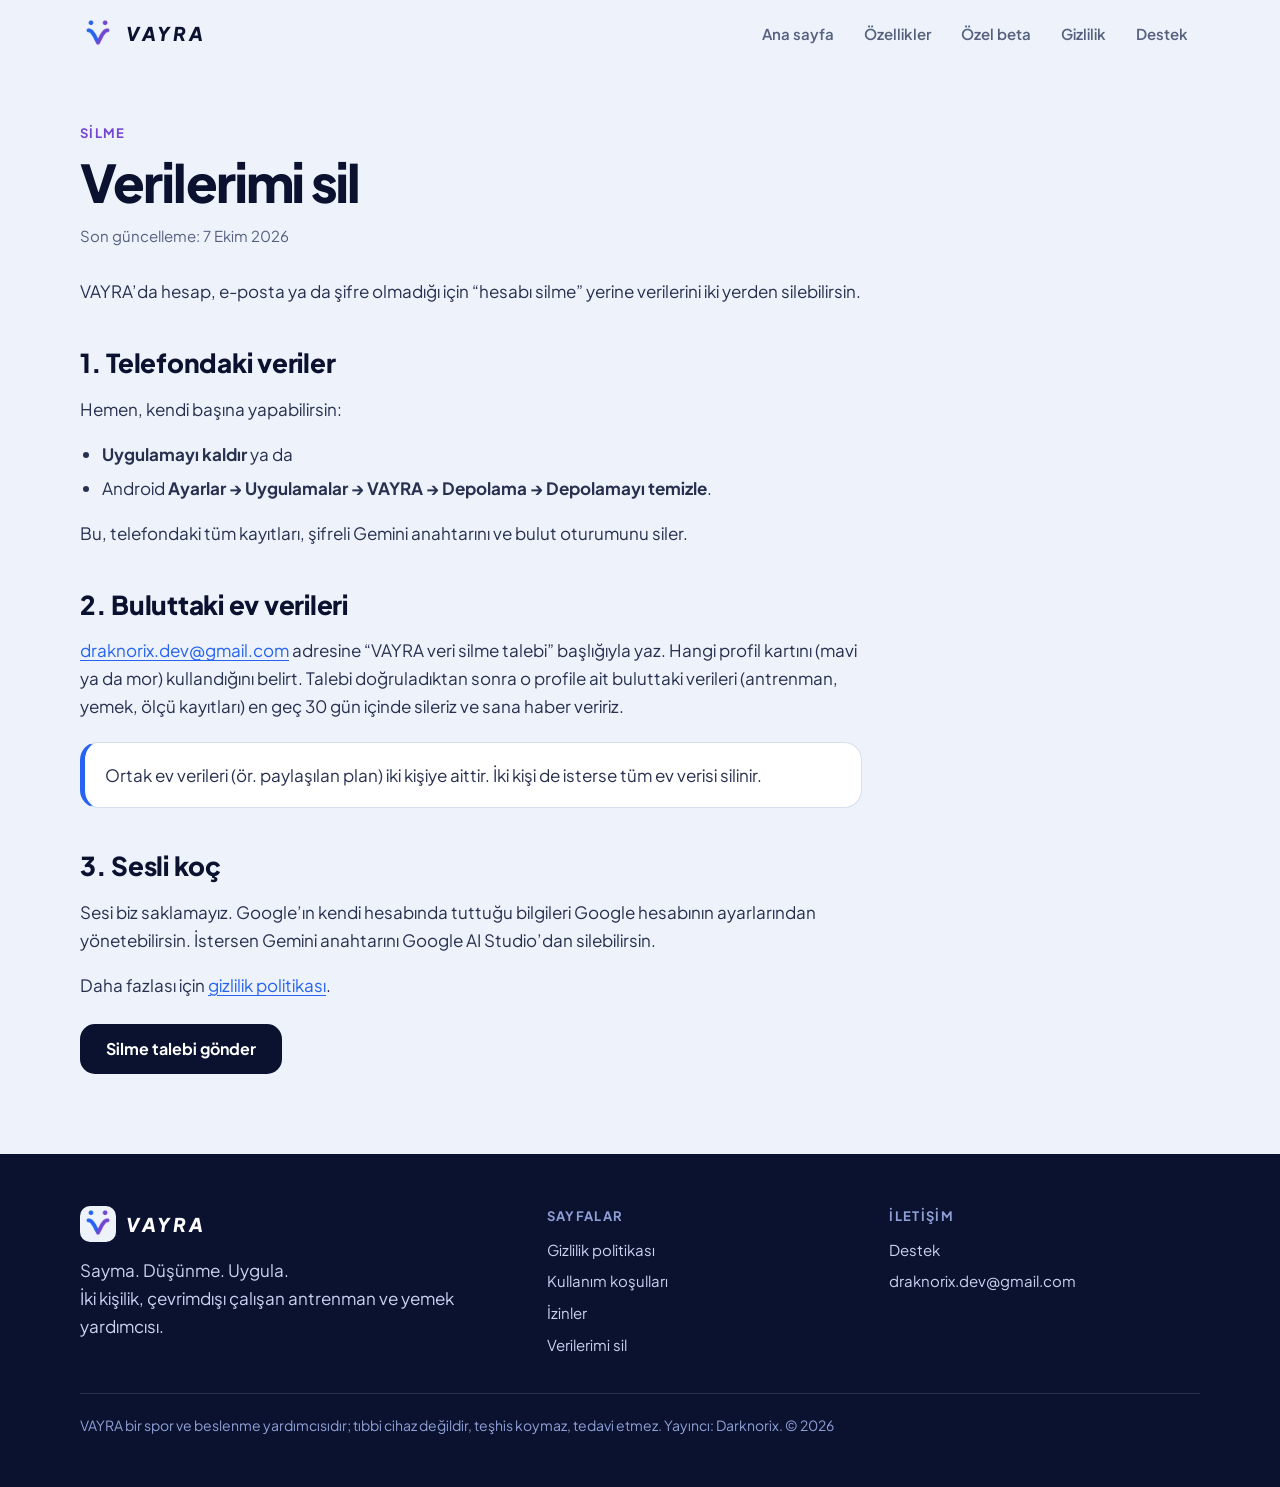
<file: verilerimi-sil/index.html>
<!doctype html>
<html lang="tr">
<head>
<meta charset="utf-8">
<meta name="viewport" content="width=device-width, initial-scale=1">
<title>Verilerimi sil — VAYRA</title>
<meta name="description" content="VAYRA verilerini nasıl silersin: telefondaki kayıtlar ve buluttaki ev verileri.">
<meta name="theme-color" content="#EEF3FB">

<link rel="canonical" href="https://draknorixdev.github.io/VAYRA-WebSitesi/verilerimi-sil/">
<link rel="icon" type="image/png" href="../favicon.png">
<link rel="apple-touch-icon" href="../apple-touch-icon.png">
<link rel="manifest" href="../site.webmanifest">
<meta property="og:type" content="website">
<meta property="og:locale" content="tr_TR">
<meta property="og:site_name" content="VAYRA">
<meta property="og:title" content="Verilerimi sil — VAYRA">
<meta property="og:description" content="VAYRA verilerini nasıl silersin: telefondaki kayıtlar ve buluttaki ev verileri.">
<meta property="og:url" content="https://draknorixdev.github.io/VAYRA-WebSitesi/verilerimi-sil/">
<meta property="og:image" content="https://draknorixdev.github.io/VAYRA-WebSitesi/assets/meta/og-vayra.png">
<meta name="twitter:card" content="summary_large_image">
<link rel="preload" href="../assets/fonts/plus_jakarta_sans.ttf" as="font" type="font/ttf" crossorigin>
<link rel="stylesheet" href="../css/site.css">
</head>
<body>
<a class="skip" href="#icerik">İçeriğe geç</a>
<header class="site-header" data-header>
  <div class="wrap bar">
    <a class="brand" href="../" aria-label="VAYRA ana sayfa"><img src="../assets/brand/app-icon.png" width="36" height="36" alt=""><span class="wordmark">VAYRA</span></a>
    <button class="menu-btn" type="button" data-menu-button aria-expanded="false" aria-controls="nav" aria-label="Menüyü aç"><span></span></button>
    <nav class="nav" id="nav" data-nav aria-label="Ana menü"><a href="../">Ana sayfa</a><a href="../#ozellikler">Özellikler</a><a href="../#beta">Özel beta</a><a href="../gizlilik/">Gizlilik</a><a href="../destek/">Destek</a></nav>
  </div>
</header>
<main id="icerik">

<div class="doc"><div class="wrap">
  <div class="doc-head"><span class="kicker">Silme</span><h1>Verilerimi sil</h1>
  <p class="doc-meta">Son güncelleme: 7 Ekim 2026</p></div>
  <div class="prose">
    <p>VAYRA’da hesap, e-posta ya da şifre olmadığı için “hesabı silme” yerine verilerini iki yerden silebilirsin.</p>
    <h2>1. Telefondaki veriler</h2>
    <p>Hemen, kendi başına yapabilirsin:</p>
    <ul>
      <li><strong>Uygulamayı kaldır</strong> ya da</li>
      <li>Android <strong>Ayarlar → Uygulamalar → VAYRA → Depolama → Depolamayı temizle</strong>.</li>
    </ul>
    <p>Bu, telefondaki tüm kayıtları, şifreli Gemini anahtarını ve bulut oturumunu siler.</p>
    <h2>2. Buluttaki ev verileri</h2>
    <p><a href="mailto:draknorix.dev@gmail.com?subject=VAYRA%20veri%20silme%20talebi">draknorix.dev@gmail.com</a> adresine “VAYRA veri silme talebi” başlığıyla yaz. Hangi profil kartını (mavi ya da mor) kullandığını belirt. Talebi doğruladıktan sonra o profile ait buluttaki verileri (antrenman, yemek, ölçü kayıtları) en geç 30 gün içinde sileriz ve sana haber veririz.</p>
    <div class="callout"><p>Ortak ev verileri (ör. paylaşılan plan) iki kişiye aittir. İki kişi de isterse tüm ev verisi silinir.</p></div>
    <h2>3. Sesli koç</h2>
    <p>Sesi biz saklamayız. Google’ın kendi hesabında tuttuğu bilgileri Google hesabının ayarlarından yönetebilirsin. İstersen Gemini anahtarını Google AI Studio’dan silebilirsin.</p>
    <p>Daha fazlası için <a href="../gizlilik/">gizlilik politikası</a>.</p>
    <a class="btn primary mail-btn" href="mailto:draknorix.dev@gmail.com?subject=VAYRA%20veri%20silme%20talebi">Silme talebi gönder</a>
  </div>
</div></div>

</main>
<footer class="site-footer">
  <div class="wrap">
    <div class="foot">
      <div>
        <div class="brand"><img src="../assets/brand/app-icon.png" width="36" height="36" alt="" style="border-radius:10px"><span class="wordmark">VAYRA</span></div>
        <p style="margin:14px 0 0;max-width:24em">Sayma. Düşünme. Uygula.<br>İki kişilik, çevrimdışı çalışan antrenman ve yemek yardımcısı.</p>
      </div>
      <div>
        <h4>Sayfalar</h4>
        <ul>
          <li><a href="../gizlilik/">Gizlilik politikası</a></li>
          <li><a href="../kullanim-kosullari/">Kullanım koşulları</a></li>
          <li><a href="../izinler/">İzinler</a></li>
          <li><a href="../verilerimi-sil/">Verilerimi sil</a></li>
        </ul>
      </div>
      <div>
        <h4>İletişim</h4>
        <ul>
          <li><a href="../destek/">Destek</a></li>
          <li><a href="mailto:draknorix.dev@gmail.com">draknorix.dev@gmail.com</a></li>
        </ul>
      </div>
    </div>
    <p class="small">VAYRA bir spor ve beslenme yardımcısıdır; tıbbi cihaz değildir, teşhis koymaz, tedavi etmez. Yayıncı: Darknorix. © 2026</p>
  </div>
</footer>
<script src="../js/site.js" defer></script>
</body>
</html>
</file>
<file: css/site.css>
@font-face{font-family:"Plus Jakarta Sans";src:url("../assets/fonts/plus_jakarta_sans.ttf") format("truetype");font-weight:200 800;font-style:normal;font-display:swap}
@font-face{font-family:"Plus Jakarta Sans";src:url("../assets/fonts/plus_jakarta_sans_italic.ttf") format("truetype");font-weight:200 800;font-style:italic;font-display:swap}

:root{
  --bg:#EEF3FB; --bg-2:#E3EBF8; --card:#FFFFFF; --navy:#0B1230; --slate:#55607F; --line:#D5DFF0;
  --blue:#2563F0; --violet:#7447D0; --blue-soft:#E4ECFE; --violet-soft:#EEE8FA;
  --grad:linear-gradient(100deg,var(--blue),var(--violet));
  --r-lg:28px; --r-md:18px; --r-sm:12px;
  --shadow:0 1px 2px rgba(11,18,48,.06),0 14px 40px -18px rgba(11,18,48,.28);
  --maxw:1120px;
}
*{box-sizing:border-box}
html{scroll-behavior:smooth;-webkit-text-size-adjust:100%}
body{margin:0;background:var(--bg);color:var(--navy);font:400 17px/1.65 "Plus Jakarta Sans",system-ui,-apple-system,"Segoe UI",Roboto,sans-serif;-webkit-font-smoothing:antialiased}
img{max-width:100%;height:auto;display:block}
a{color:var(--blue);text-underline-offset:3px}
a:hover{color:var(--violet)}
:focus-visible{outline:3px solid var(--blue);outline-offset:3px;border-radius:6px}
.wrap{width:min(var(--maxw),100% - 40px);margin-inline:auto}
.skip{position:absolute;left:-999px;top:8px;background:var(--navy);color:#fff;padding:10px 16px;border-radius:10px;z-index:100}
.skip:focus{left:8px}

/* header */
.site-header{position:sticky;top:0;z-index:50;background:rgba(238,243,251,.82);backdrop-filter:saturate(1.4) blur(14px);-webkit-backdrop-filter:saturate(1.4) blur(14px);border-bottom:1px solid transparent;transition:border-color .2s}
.site-header.is-scrolled{border-color:var(--line)}
.bar{display:flex;align-items:center;justify-content:space-between;height:68px;gap:16px}
.brand{display:flex;align-items:center;gap:10px;text-decoration:none;color:var(--navy)}
.brand img{width:36px;height:36px;border-radius:10px}
.wordmark{font-style:italic;font-weight:800;letter-spacing:.16em;font-size:19px}
.nav{display:flex;align-items:center;gap:6px}
.nav a{color:var(--slate);text-decoration:none;font-weight:600;font-size:15px;padding:8px 12px;border-radius:10px}
.nav a:hover,.nav a[aria-current="page"]{color:var(--navy);background:rgba(37,99,240,.08)}
.nav .cta{background:var(--navy);color:#fff;margin-left:6px}
.nav .cta:hover{background:var(--blue);color:#fff}
.menu-btn{display:none;width:44px;height:44px;border:0;background:transparent;border-radius:12px;cursor:pointer;color:var(--navy)}
.menu-btn span,.menu-btn span::before,.menu-btn span::after{display:block;width:22px;height:2.5px;background:currentColor;border-radius:2px;position:relative;margin:auto;transition:transform .2s,opacity .2s}
.menu-btn span::before,.menu-btn span::after{content:"";position:absolute;left:0}
.menu-btn span::before{top:-7px}.menu-btn span::after{top:7px}
.menu-btn[aria-expanded="true"] span{background:transparent}
.menu-btn[aria-expanded="true"] span::before{top:0;transform:rotate(45deg)}
.menu-btn[aria-expanded="true"] span::after{top:0;transform:rotate(-45deg)}
@media(max-width:820px){
  .menu-btn{display:block}
  .nav{position:absolute;left:0;right:0;top:68px;flex-direction:column;align-items:stretch;gap:2px;background:var(--bg);padding:10px 20px 18px;border-bottom:1px solid var(--line);display:none}
  .nav.is-open{display:flex}
  .nav a{padding:13px 12px;font-size:17px}
  .nav .cta{margin:6px 0 0;text-align:center}
}

/* hero */
.hero{padding:56px 0 72px;overflow:hidden}
.hero-grid{display:grid;grid-template-columns:1.05fr .95fr;gap:48px;align-items:center}
.eyebrow{display:inline-flex;align-items:center;gap:8px;font-weight:700;font-size:13px;letter-spacing:.08em;text-transform:uppercase;color:var(--slate)}
.eyebrow i{width:9px;height:9px;border-radius:50%;background:var(--blue);box-shadow:14px 0 0 var(--violet);margin-right:14px}
h1{font-size:clamp(40px,6.4vw,72px);line-height:1.04;letter-spacing:-.025em;font-weight:800;margin:16px 0 20px}
h1 em{font-style:italic;background:var(--grad);-webkit-background-clip:text;background-clip:text;color:transparent;padding-right:.06em}
.lead{font-size:clamp(18px,2.2vw,21px);color:var(--slate);max-width:34em;margin:0 0 28px}
.btns{display:flex;flex-wrap:wrap;gap:12px}
.btn{display:inline-flex;align-items:center;justify-content:center;min-height:50px;padding:0 24px;border-radius:15px;font-weight:700;font-size:16px;text-decoration:none;border:2px solid transparent;transition:transform .15s,background .15s,box-shadow .15s}
.btn.primary{background:var(--navy);color:#fff}
.btn.primary:hover{background:var(--blue);color:#fff;transform:translateY(-1px)}
.btn.ghost{border-color:var(--navy);color:var(--navy)}
.btn.ghost:hover{background:var(--navy);color:#fff}
.beta-note{margin-top:22px;display:flex;gap:12px;align-items:flex-start;padding:14px 16px;background:var(--card);border:1px solid var(--line);border-radius:var(--r-md);font-size:15px;color:var(--slate);max-width:34em}
.beta-note b{color:var(--navy)}
.pill{flex:none;font-size:12px;font-weight:800;letter-spacing:.08em;color:#fff;background:var(--grad);border-radius:999px;padding:4px 10px;margin-top:2px}

.phones{position:relative;height:560px}
.phone{position:absolute;width:min(270px,46%);border-radius:34px;background:var(--navy);padding:7px;box-shadow:0 30px 60px -24px rgba(11,18,48,.5)}
.phone img{border-radius:28px;width:100%;background:var(--bg)}
.phones .p1{left:2%;top:46px;transform:rotate(-4deg)}
.phones .p2{right:2%;top:0;transform:rotate(3deg)}
@media(max-width:900px){
  .hero{padding-top:32px}
  .hero-grid{grid-template-columns:1fr;gap:20px}
  .phones{height:480px;max-width:520px;margin-inline:auto;width:100%}
}
@media(max-width:480px){.phones{height:400px}.phone{border-radius:26px;padding:5px}.phone img{border-radius:22px}}

/* sections */
section{padding:72px 0}
.section-head{max-width:40em;margin-bottom:40px}
.kicker{font-weight:700;font-size:13px;letter-spacing:.1em;text-transform:uppercase;color:var(--violet)}
h2{font-size:clamp(30px,4.2vw,46px);line-height:1.1;letter-spacing:-.02em;font-weight:800;margin:10px 0 14px}
h3{font-size:20px;line-height:1.3;margin:0 0 8px;font-weight:700}
.muted{color:var(--slate)}
.band{background:var(--card);border-block:1px solid var(--line)}

.trio{display:grid;grid-template-columns:repeat(3,1fr);gap:20px}
.trio .t{padding:28px;border-radius:var(--r-lg);background:var(--bg);border:1px solid var(--line)}
.trio .word{font-style:italic;font-weight:800;font-size:34px;letter-spacing:-.01em;background:var(--grad);-webkit-background-clip:text;background-clip:text;color:transparent;display:inline-block;padding-right:.1em;margin-bottom:6px}
.trio p{margin:0;color:var(--slate)}

.features{display:grid;grid-template-columns:repeat(3,1fr);gap:20px}
.card{background:var(--card);border:1px solid var(--line);border-radius:var(--r-lg);padding:28px;box-shadow:var(--shadow)}
.card p{margin:0;color:var(--slate);font-size:16px}
.ico{width:46px;height:46px;border-radius:14px;display:grid;place-items:center;margin-bottom:18px;background:var(--blue-soft);color:var(--blue)}
.ico.v{background:var(--violet-soft);color:var(--violet)}
.ico svg{width:24px;height:24px;stroke:currentColor;fill:none;stroke-width:2;stroke-linecap:round;stroke-linejoin:round}

.shots{display:flex;gap:22px;overflow-x:auto;padding:6px max(20px,calc((100vw - var(--maxw))/2)) 28px;scroll-snap-type:x proximity;scrollbar-width:thin}
.shots figure{margin:0;flex:none;width:230px;scroll-snap-align:center}
.shots .phone-shot{border-radius:28px;background:var(--navy);padding:6px;box-shadow:var(--shadow)}
.shots .phone-shot img{border-radius:23px}
.shots figcaption{margin-top:12px;font-weight:600;font-size:15px;text-align:center}
.shots figcaption span{display:block;font-weight:400;color:var(--slate);font-size:14px}

.duo{display:grid;grid-template-columns:1fr 1fr;gap:20px}
.duo .who{border-radius:var(--r-lg);padding:30px;color:#fff}
.duo .who.a{background:linear-gradient(150deg,#2563F0,#1B47B8)}
.duo .who.b{background:linear-gradient(150deg,#7447D0,#5630A0)}
.duo .who p{margin:0;opacity:.92}
.duo h3{font-size:24px}
.shared{display:grid;grid-template-columns:1fr 1fr;gap:20px;margin-top:20px}
.shared .card h3{display:flex;align-items:center;gap:10px}
ul.tick{list-style:none;padding:0;margin:14px 0 0}
ul.tick li{position:relative;padding-left:28px;margin:8px 0;color:var(--slate);font-size:16px}
ul.tick li::before{content:"";position:absolute;left:2px;top:.55em;width:14px;height:8px;border-left:3px solid var(--blue);border-bottom:3px solid var(--blue);transform:rotate(-45deg) translateY(-3px)}

.steps{counter-reset:s;display:grid;grid-template-columns:repeat(4,1fr);gap:18px;padding:0;list-style:none}
.steps li{counter-increment:s;background:var(--card);border:1px solid var(--line);border-radius:var(--r-lg);padding:24px;position:relative}
.steps li::before{content:counter(s);display:grid;place-items:center;width:38px;height:38px;border-radius:12px;background:var(--grad);color:#fff;font-weight:800;margin-bottom:14px}
.steps p{margin:0;color:var(--slate);font-size:16px}

.notice{border-radius:var(--r-lg);padding:28px 30px;background:var(--navy);color:#fff}
.notice h3{color:#fff}
.notice p{margin:0;color:#C9D3F0}
.notice a{color:#fff}

@media(max-width:900px){
  section{padding:52px 0}
  .trio,.features,.steps{grid-template-columns:1fr}
  .steps{grid-template-columns:1fr 1fr}
  .duo,.shared{grid-template-columns:1fr}
}
@media(max-width:560px){.steps{grid-template-columns:1fr}}

/* document pages */
.doc{padding:48px 0 80px}
.doc-head{max-width:46em;margin-bottom:28px}
.doc-head h1{font-size:clamp(34px,5vw,52px);margin:10px 0 12px}
.doc-meta{color:var(--slate);font-size:15px}
.prose{max-width:46em}
.prose h2{font-size:26px;margin:44px 0 10px;letter-spacing:-.01em}
.prose h3{margin-top:26px}
.prose p,.prose li{color:#27304F}
.prose ul{padding-left:22px}
.prose li{margin:6px 0}
.callout{background:var(--card);border:1px solid var(--line);border-left:5px solid var(--blue);border-radius:var(--r-md);padding:18px 20px;margin:22px 0}
.callout.warn{border-left-color:var(--violet)}
.callout p{margin:0}
.table-wrap{overflow-x:auto;margin:18px 0;border:1px solid var(--line);border-radius:var(--r-md);background:var(--card)}
table{border-collapse:collapse;width:100%;min-width:620px;font-size:15px}
th,td{text-align:left;vertical-align:top;padding:12px 14px;border-bottom:1px solid var(--line)}
th{background:var(--bg-2);font-size:13px;letter-spacing:.04em;text-transform:uppercase;color:var(--slate)}
tr:last-child td{border-bottom:0}
.toc{background:var(--card);border:1px solid var(--line);border-radius:var(--r-md);padding:18px 22px;margin:0 0 8px;max-width:46em}
.toc ol{margin:8px 0 0;padding-left:20px;columns:2;column-gap:32px}
.toc li{margin:4px 0;break-inside:avoid}
@media(max-width:560px){.toc ol{columns:1}}
.mail-btn{margin-top:8px}
details{background:var(--card);border:1px solid var(--line);border-radius:var(--r-md);padding:4px 20px;margin:10px 0}
summary{cursor:pointer;font-weight:700;padding:14px 0;list-style:none;display:flex;justify-content:space-between;gap:12px}
summary::-webkit-details-marker{display:none}
summary::after{content:"+";font-size:22px;line-height:1;color:var(--blue)}
details[open] summary::after{content:"–"}
details p{margin:0 0 16px;color:var(--slate)}

/* footer */
.site-footer{background:var(--navy);color:#C9D3F0;padding:52px 0 36px;margin-top:0}
.foot{display:grid;grid-template-columns:1.4fr 1fr 1fr;gap:32px}
.site-footer .wordmark{color:#fff}
.site-footer a{color:#C9D3F0;text-decoration:none}
.site-footer a:hover{color:#fff;text-decoration:underline}
.site-footer h4{margin:0 0 10px;font-size:13px;letter-spacing:.1em;text-transform:uppercase;color:#8FA0D6}
.site-footer ul{list-style:none;margin:0;padding:0}
.site-footer li{margin:7px 0;font-size:15px}
.site-footer .small{font-size:14px;color:#8FA0D6;margin-top:28px;padding-top:20px;border-top:1px solid rgba(255,255,255,.12)}
@media(max-width:700px){.foot{grid-template-columns:1fr}}

/* motion */
.has-site-js [data-reveal]{opacity:0;transform:translateY(16px);transition:opacity .6s ease,transform .6s ease}
.has-site-js [data-reveal].is-visible{opacity:1;transform:none}
@media(prefers-reduced-motion:reduce){
  html{scroll-behavior:auto}
  *{transition:none!important;animation:none!important}
  .has-site-js [data-reveal]{opacity:1;transform:none}
}
</file>
